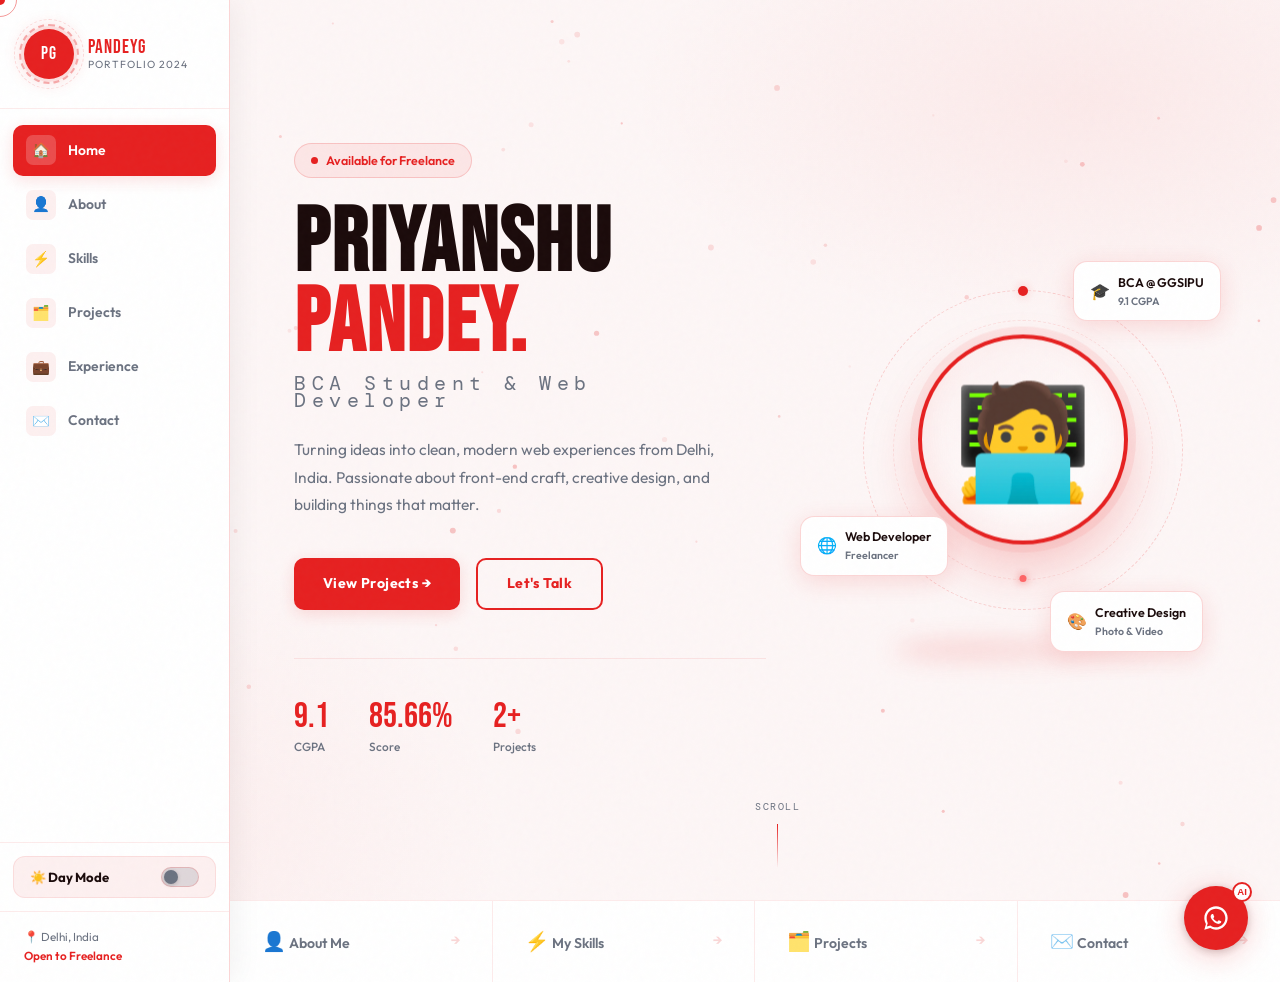
<file: index.html>
<!DOCTYPE html>
<html lang="en">
<head>
<meta charset="UTF-8">
<meta name="viewport" content="width=device-width, initial-scale=1.0">
<title>Priyanshu Pandey — Portfolio</title>
<link rel="stylesheet" href="style.css">
<style>
.hero{min-height:100vh;display:flex;align-items:center;position:relative;overflow:hidden;padding:0 4rem;}
canvas#heroCanvas{position:absolute;inset:0;width:100%;height:100%;pointer-events:none;z-index:0;}
.hero-inner{display:grid;grid-template-columns:1.1fr 0.9fr;gap:4rem;align-items:center;width:100%;position:relative;z-index:1;}
.status-pill{display:inline-flex;align-items:center;gap:0.5rem;background:var(--red-soft);border:1px solid var(--border);border-radius:100px;padding:0.38rem 1rem;font-size:0.78rem;font-weight:600;color:var(--red);margin-bottom:1.6rem;animation:fadeUp 0.7s ease both;}
.s-dot{width:7px;height:7px;border-radius:50%;background:var(--red);animation:blinkDot 2s ease-in-out infinite;}
@keyframes blinkDot{0%,100%{opacity:1;transform:scale(1)}50%{opacity:0.4;transform:scale(0.7)}}
.hero-name{font-family:'Bebas Neue',sans-serif;font-size:clamp(3.5rem,7vw,7rem);line-height:0.9;letter-spacing:2px;animation:fadeUp 0.7s 0.1s ease both;}
.hero-name .l1{display:block;color:var(--text);}
.hero-name .l2{display:block;color:var(--red);}
.hero-name .l3{display:block;font-size:0.22em;letter-spacing:0.28em;color:var(--muted);font-family:'DM Mono',monospace;font-weight:400;margin-top:0.6rem;}
.hero-desc{font-size:0.97rem;color:var(--muted);max-width:460px;margin:1.6rem 0 2.4rem;line-height:1.8;animation:fadeUp 0.7s 0.2s ease both;}
.hero-ctas{display:flex;gap:1rem;flex-wrap:wrap;animation:fadeUp 0.7s 0.3s ease both;}
.hero-stats{display:flex;gap:2.5rem;margin-top:3rem;padding-top:2.5rem;border-top:1px solid var(--border-lt);animation:fadeUp 0.7s 0.4s ease both;}
.stat-num{font-family:'Bebas Neue',sans-serif;font-size:2.2rem;color:var(--red);line-height:1;}
.stat-lbl{font-size:0.74rem;color:var(--muted);font-weight:500;margin-top:0.2rem;}
.hero-visual{display:flex;justify-content:center;align-items:center;animation:fadeUp 0.7s 0.35s ease both;}
.avatar-scene{position:relative;width:360px;height:420px;}
.avatar-platform{position:absolute;bottom:0;left:50%;transform:translateX(-50%);width:260px;height:20px;background:linear-gradient(135deg,var(--red-glow),rgba(230,32,32,0.05));border-radius:50%;filter:blur(12px);animation:shadowPulse 3s ease-in-out infinite;}
@keyframes shadowPulse{0%,100%{opacity:0.6;transform:translateX(-50%) scaleX(1)}50%{opacity:1;transform:translateX(-50%) scaleX(1.1)}}
.orbit{position:absolute;border-radius:50%;border:1px dashed;animation:orbitSpin linear infinite;top:50%;left:50%;}
.orbit-1{width:320px;height:320px;margin:-160px 0 0 -160px;border-color:rgba(230,32,32,0.18);animation-duration:20s;}
.orbit-2{width:260px;height:260px;margin:-130px 0 0 -130px;border-color:rgba(230,32,32,0.1);animation-duration:14s;animation-direction:reverse;}
@keyframes orbitSpin{to{transform:rotate(360deg)}}
.orbit-dot{position:absolute;top:-5px;left:50%;transform:translateX(-50%);width:10px;height:10px;border-radius:50%;background:var(--red);box-shadow:0 0 10px var(--red-glow);}
.orbit-dot-sm{width:7px;height:7px;background:#ff6b6b;box-shadow:0 0 8px rgba(230,32,32,0.6);top:auto;bottom:-3px;}
.avatar-3d-wrap{position:absolute;top:50%;left:50%;transform:translate(-50%,-55%);perspective:800px;z-index:5;}
.avatar-3d{width:210px;height:210px;border-radius:50%;transform-style:preserve-3d;animation:avatar3DFloat 5s ease-in-out infinite;}
@keyframes avatar3DFloat{0%,100%{transform:rotateX(8deg) rotateY(-8deg) translateY(0px);}33%{transform:rotateX(-4deg) rotateY(10deg) translateY(-18px);}66%{transform:rotateX(6deg) rotateY(4deg) translateY(-8px);}}
.avatar-face-3d{width:210px;height:210px;border-radius:50%;background:linear-gradient(145deg,var(--cream),var(--surface));border:4px solid var(--red);box-shadow:0 0 0 8px var(--red-soft),0 25px 50px var(--red-glow),inset 0 -10px 30px var(--red-soft);display:flex;align-items:center;justify-content:center;font-size:7rem;position:relative;overflow:hidden;}
.avatar-face-3d::before{content:'';position:absolute;top:-30%;left:-20%;width:60%;height:50%;background:radial-gradient(ellipse,rgba(255,255,255,0.8) 0%,transparent 70%);border-radius:50%;transform:rotate(-25deg);}
.fbadge{position:absolute;background:var(--surface);border:1.5px solid var(--border);border-radius:14px;padding:0.6rem 1rem;font-size:0.78rem;font-weight:600;color:var(--text);display:flex;align-items:center;gap:0.5rem;box-shadow:0 6px 24px var(--shadow);z-index:10;white-space:nowrap;}
.fbadge-icon{font-size:1rem;}.fbadge-sub{font-size:0.66rem;color:var(--muted);}
.fb1{top:5%;right:-5%;animation:floatA 4s ease-in-out infinite;}
.fb2{bottom:20%;left:-12%;animation:floatB 4.5s ease-in-out infinite;}
.fb3{bottom:2%;right:0%;animation:floatA 5s ease-in-out infinite 0.7s;}
@keyframes floatA{0%,100%{transform:translateY(0)}50%{transform:translateY(-10px)}}
@keyframes floatB{0%,100%{transform:translateY(0)}50%{transform:translateY(9px)}}
.scroll-cue{position:absolute;bottom:2rem;left:50%;transform:translateX(-50%);display:flex;flex-direction:column;align-items:center;gap:0.5rem;font-family:'DM Mono',monospace;font-size:0.65rem;color:var(--muted);letter-spacing:0.15em;text-transform:uppercase;animation:fadeUp 1s 0.8s ease both;}
.scroll-bar{width:1px;height:44px;background:linear-gradient(180deg,var(--red),transparent);animation:scrollPulse 2s ease-in-out infinite;}
@keyframes scrollPulse{0%,100%{opacity:1;transform:scaleY(1)}50%{opacity:0.4;transform:scaleY(0.6)}}
.quick-strip{display:grid;grid-template-columns:repeat(4,1fr);background:var(--surface);border-top:1px solid var(--border-lt);}
.q-link{display:flex;align-items:center;justify-content:space-between;padding:1.5rem 2rem;text-decoration:none;color:var(--muted);font-weight:600;font-size:0.88rem;border-right:1px solid var(--border-lt);transition:all 0.25s;gap:0.8rem;}
.q-link:last-child{border-right:none;}
.q-link:hover{color:var(--red);background:var(--red-soft);}
.q-link:hover .q-arr{transform:translateX(4px);color:var(--red);}
.q-icon{font-size:1.2rem;}.q-arr{transition:all 0.2s;color:var(--border);}
@keyframes fadeUp{from{opacity:0;transform:translateY(22px)}to{opacity:1;transform:translateY(0)}}
@media(max-width:900px){.hero{padding:5rem 1.8rem 2rem;}.hero-inner{grid-template-columns:1fr;gap:2rem;}.hero-visual{display:none;}.quick-strip{grid-template-columns:1fr 1fr;}.q-link:nth-child(2){border-right:none;}.q-link:nth-child(3),.q-link:nth-child(4){border-top:1px solid var(--border-lt);}.q-link:nth-child(4){border-right:none;}}
</style>
</head>
<body>
<div class="cursor"></div><div class="cursor-ring"></div><div class="page-bg"></div>
<aside class="sidebar">
  <div class="sidebar-logo">
    <div class="logo-circle"><span class="logo-text-inner">PG</span></div>
    <div class="logo-wordmark"><div class="logo-name">PandeyG</div><div class="logo-tagline">Portfolio 2024</div></div>
  </div>
  <ul class="nav-menu">
    <li><a href="index.html"><span class="nav-icon">🏠</span>Home</a></li>
    <li><a href="about.html"><span class="nav-icon">👤</span>About</a></li>
    <li><a href="skills.html"><span class="nav-icon">⚡</span>Skills</a></li>
    <li><a href="projects.html"><span class="nav-icon">🗂️</span>Projects</a></li>
    <li><a href="experience.html"><span class="nav-icon">💼</span>Experience</a></li>
    <li><a href="contact.html"><span class="nav-icon">✉️</span>Contact</a></li>
  </ul>
  <div class="theme-toggle-wrap">
    <button class="theme-toggle" aria-label="Toggle theme">
      <span class="toggle-label">☀️ Day Mode</span>
      <div class="toggle-track"><div class="toggle-thumb"></div></div>
    </button>
  </div>
  <div class="sidebar-footer">📍 Delhi, India<br><span>Open to Freelance</span></div>
</aside>
<button class="hamburger"><span></span><span></span><span></span></button>

<main class="main">
  <section class="hero">
    <canvas id="heroCanvas"></canvas>
    <div class="hero-inner">
      <div>
        <div class="status-pill"><span class="s-dot"></span>Available for Freelance</div>
        <h1 class="hero-name">
          <span class="l1">Priyanshu</span>
          <span class="l2">Pandey.</span>
          <span class="l3">BCA Student &amp; Web Developer</span>
        </h1>
        <p class="hero-desc">Turning ideas into clean, modern web experiences from Delhi, India. Passionate about front-end craft, creative design, and building things that matter.</p>
        <div class="hero-ctas">
          <a href="projects.html" class="btn btn-primary">View Projects →</a>
          <a href="contact.html" class="btn btn-outline">Let's Talk</a>
        </div>
        <div class="hero-stats">
          <div><div class="stat-num"><span class="count-up" data-target="9.1" data-decimals="1">0</span></div><div class="stat-lbl">CGPA</div></div>
          <div><div class="stat-num"><span class="count-up" data-target="85.66" data-decimals="2" data-suffix="%">0</span></div><div class="stat-lbl">Score</div></div>
          <div><div class="stat-num"><span class="count-up" data-target="2" data-decimals="0" data-suffix="+">0</span></div><div class="stat-lbl">Projects</div></div>
        </div>
      </div>
      <div class="hero-visual">
        <div class="avatar-scene">
          <div class="orbit orbit-1"><div class="orbit-dot"></div></div>
          <div class="orbit orbit-2"><div class="orbit-dot orbit-dot-sm"></div></div>
          <div class="avatar-3d-wrap"><div class="avatar-3d"><div class="avatar-face-3d">🧑‍💻</div></div></div>
          <div class="avatar-platform"></div>
          <div class="fbadge fb1"><span class="fbadge-icon">🎓</span><div><div>BCA @ GGSIPU</div><div class="fbadge-sub">9.1 CGPA</div></div></div>
          <div class="fbadge fb2"><span class="fbadge-icon">🌐</span><div><div>Web Developer</div><div class="fbadge-sub">Freelancer</div></div></div>
          <div class="fbadge fb3"><span class="fbadge-icon">🎨</span><div><div>Creative Design</div><div class="fbadge-sub">Photo &amp; Video</div></div></div>
        </div>
      </div>
    </div>
    <div class="scroll-cue"><span>Scroll</span><div class="scroll-bar"></div></div>
  </section>
  <div class="quick-strip">
    <a href="about.html" class="q-link reveal"><span><span class="q-icon">👤</span> About Me</span><span class="q-arr">→</span></a>
    <a href="skills.html" class="q-link reveal" data-delay="80"><span><span class="q-icon">⚡</span> My Skills</span><span class="q-arr">→</span></a>
    <a href="projects.html" class="q-link reveal" data-delay="160"><span><span class="q-icon">🗂️</span> Projects</span><span class="q-arr">→</span></a>
    <a href="contact.html" class="q-link reveal" data-delay="240"><span><span class="q-icon">✉️</span> Contact</span><span class="q-arr">→</span></a>
  </div>
</main>

<button class="chat-fab" id="chatFab">
  <svg viewBox="0 0 24 24"><path d="M12 2C6.48 2 2 6.48 2 12c0 1.85.5 3.58 1.37 5.07L2 22l5.09-1.35A9.92 9.92 0 0 0 12 22c5.52 0 10-4.48 10-10S17.52 2 12 2zm0 18c-1.66 0-3.21-.49-4.5-1.33l-.32-.2-3.02.8.82-2.96-.21-.33A7.95 7.95 0 0 1 4 12c0-4.41 3.59-8 8-8s8 3.59 8 8-3.59 8-8 8zm4.17-5.24c-.23-.12-1.35-.67-1.56-.74s-.36-.12-.51.12-.59.74-.72.9-.26.18-.49.06c-.23-.12-.97-.36-1.85-1.14-.68-.61-1.14-1.36-1.27-1.59s-.01-.35.1-.47c.1-.1.23-.26.34-.39s.15-.23.23-.38.04-.29-.02-.41-.51-1.22-.7-1.68-.37-.38-.51-.39-.28-.01-.43-.01-.39.06-.6.29-.78.76-.78 1.85.8 2.15.91 2.3c.12.15 1.58 2.41 3.82 3.38.53.23.95.37 1.27.47.54.17 1.03.15 1.41.09.43-.07 1.35-.55 1.54-1.08.19-.53.19-.99.13-1.08-.06-.1-.22-.16-.46-.28z"/></svg>
  <div class="fab-badge">AI</div>
</button>
<div class="chat-window" id="chatWindow">
  <div class="chat-header">
    <div class="chat-av">🤖</div>
    <div class="chat-hinfo">
      <div class="chat-hname">PandeyG Bot ✨</div>
      <div class="chat-hstatus">Online — Always here for you!</div>
    </div>
    <button class="chat-close" id="chatClose">✕</button>
  </div>
  <div class="chat-messages" id="chatMessages"></div>
  <div class="quick-replies" id="quickReplies"></div>
  <div class="chat-input-row">
    <input type="text" class="chat-input" id="chatInputField" placeholder="Ask me anything about Priyanshu... 😊" maxlength="200">
    <button class="chat-send" id="chatSendBtn">
      <svg viewBox="0 0 24 24"><path d="M2.01 21L23 12 2.01 3 2 10l15 2-15 2z"/></svg>
    </button>
  </div>
</div>
<script src="script.js"></script>
</body>
</html>
</file>
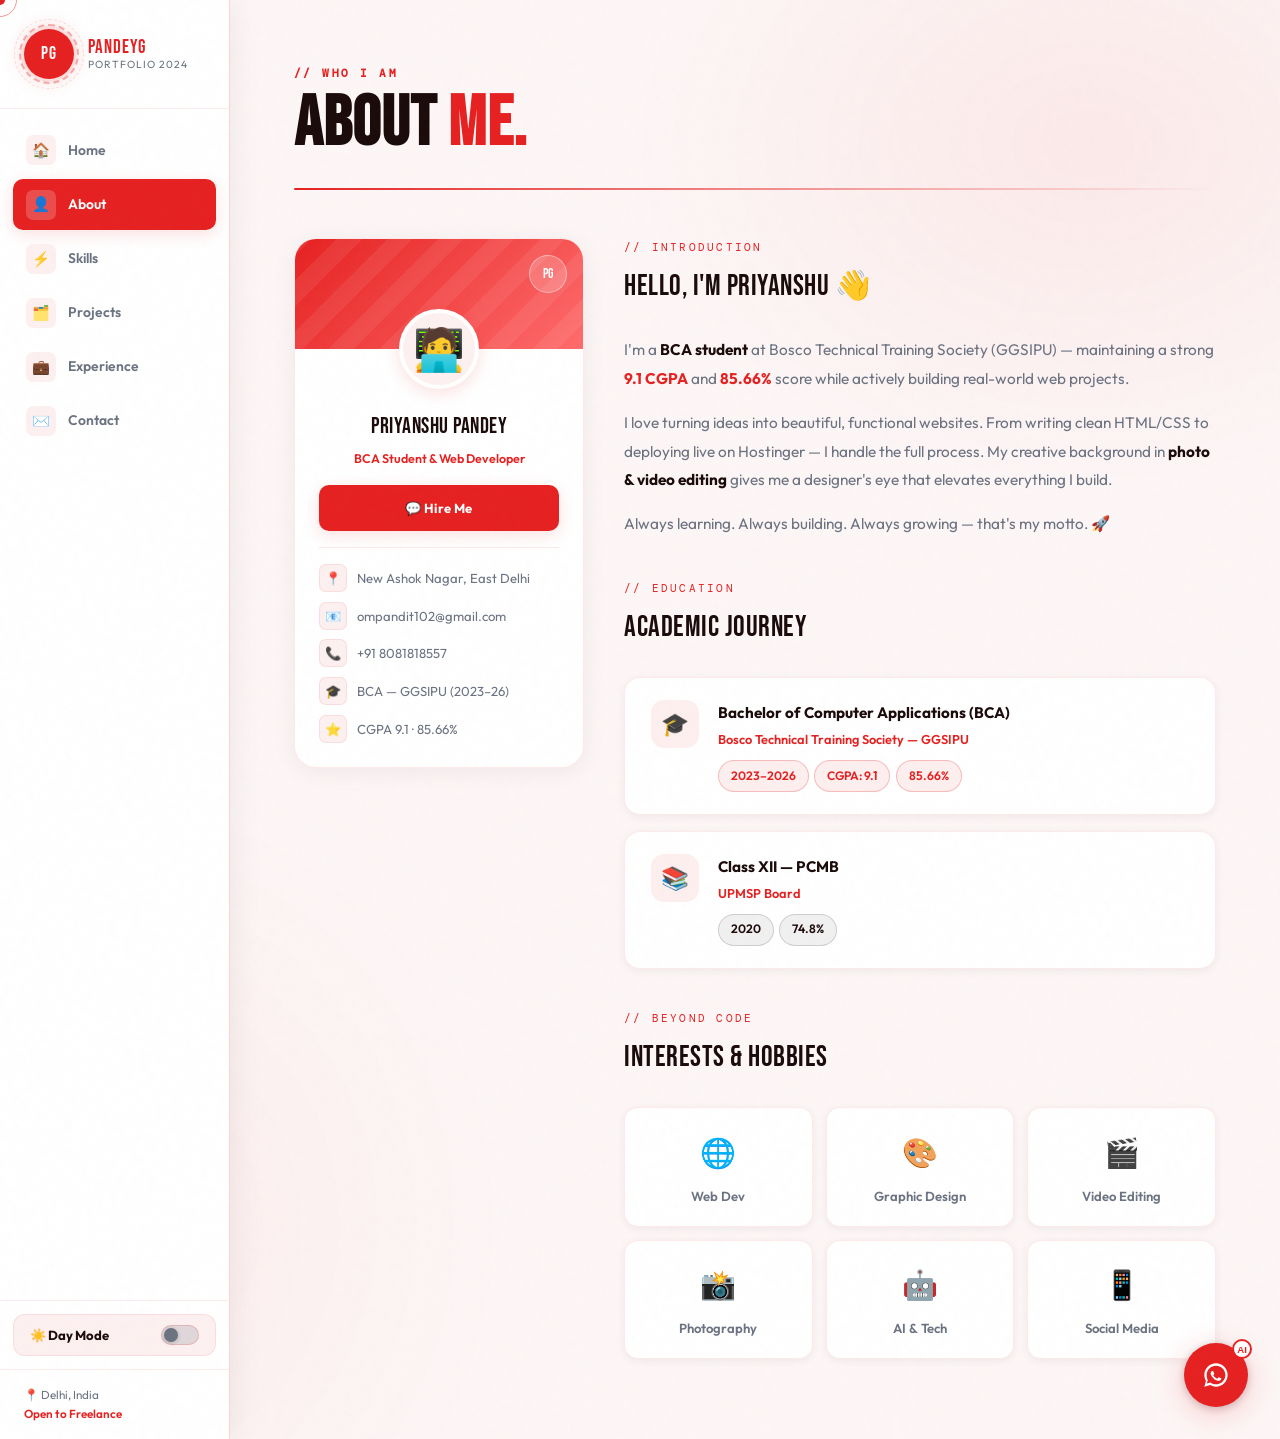
<file: about.html>
<!DOCTYPE html>
<html lang="en">
<head>
<meta charset="UTF-8">
<meta name="viewport" content="width=device-width, initial-scale=1.0">
<title>About — Priyanshu Pandey</title>
<link rel="stylesheet" href="style.css">
<style>
.about-layout{display:grid;grid-template-columns:290px 1fr;gap:2.5rem;align-items:start;}
.profile-card{background:var(--card);border:1px solid var(--border-lt);border-radius:22px;overflow:hidden;position:sticky;top:1.5rem;box-shadow:0 4px 24px var(--shadow2);}
.profile-banner{height:110px;background:linear-gradient(135deg,var(--red),#ff6b6b);position:relative;overflow:hidden;}
.profile-banner::before{content:'';position:absolute;inset:0;background:repeating-linear-gradient(-45deg,transparent,transparent 18px,rgba(255,255,255,0.07) 18px,rgba(255,255,255,0.07) 36px);}
.banner-logo{position:absolute;top:1rem;right:1rem;width:38px;height:38px;border-radius:50%;background:rgba(255,255,255,0.2);border:1.5px solid rgba(255,255,255,0.4);display:flex;align-items:center;justify-content:center;font-family:'Bebas Neue',sans-serif;font-size:0.9rem;color:#fff;animation:logoPulse 4s ease-in-out infinite;}
.profile-avatar{width:80px;height:80px;border-radius:50%;background:var(--cream);border:4px solid var(--surface);display:flex;align-items:center;justify-content:center;font-size:2.6rem;margin:-40px auto 0;position:relative;z-index:2;box-shadow:0 4px 16px var(--shadow);animation:avFloat 4s ease-in-out infinite;}
@keyframes avFloat{0%,100%{transform:translateY(0)}50%{transform:translateY(-5px)}}
.profile-body{padding:0.8rem 1.5rem 1.5rem;text-align:center;}
.profile-name{font-family:'Bebas Neue',sans-serif;font-size:1.4rem;letter-spacing:0.5px;color:var(--text);margin:0.4rem 0 0.1rem;}
.profile-role{font-size:0.78rem;color:var(--red);font-weight:600;margin-bottom:1rem;}
.p-divider{height:1px;background:var(--border-lt);margin:1rem 0;}
.info-list{display:flex;flex-direction:column;gap:0.6rem;text-align:left;}
.info-row{display:flex;align-items:center;gap:0.6rem;font-size:0.82rem;color:var(--muted);}
.info-ico{width:28px;height:28px;border-radius:7px;background:var(--cream);border:1px solid var(--border-lt);display:flex;align-items:center;justify-content:center;font-size:0.82rem;flex-shrink:0;}
.info-row a{color:var(--muted);text-decoration:none;transition:color 0.2s;}
.info-row a:hover{color:var(--red);}
.about-body{display:flex;flex-direction:column;gap:2.5rem;}
.intro-text{color:var(--muted);font-size:0.96rem;line-height:1.85;}
.intro-text p+p{margin-top:1rem;}
.intro-text strong{color:var(--text);font-weight:700;}
.intro-text .red{color:var(--red);font-weight:700;}
.edu-list{display:flex;flex-direction:column;gap:1rem;}
.edu-card{background:var(--card);border:1px solid var(--border-lt);border-radius:16px;padding:1.4rem 1.6rem;display:flex;gap:1.2rem;align-items:flex-start;transition:all 0.25s;box-shadow:0 2px 10px var(--shadow2);}
.edu-card:hover{border-color:var(--border);transform:translateX(6px);box-shadow:0 6px 24px var(--shadow);}
.edu-ico{width:48px;height:48px;border-radius:13px;background:var(--red-soft);display:flex;align-items:center;justify-content:center;font-size:1.4rem;flex-shrink:0;}
.edu-degree{font-weight:700;font-size:0.95rem;margin-bottom:0.15rem;color:var(--text);}
.edu-inst{font-size:0.8rem;color:var(--red);font-weight:600;margin-bottom:0.6rem;}
.edu-chips{display:flex;flex-wrap:wrap;gap:0.35rem;}
.interest-grid{display:grid;grid-template-columns:repeat(3,1fr);gap:0.8rem;}
.interest-tile{background:var(--card);border:1px solid var(--border-lt);border-radius:14px;padding:1.2rem 1rem;text-align:center;transition:all 0.25s;font-size:0.82rem;font-weight:600;color:var(--muted);box-shadow:0 2px 8px var(--shadow2);}
.interest-tile:hover{border-color:var(--border);color:var(--red);transform:translateY(-4px);box-shadow:0 8px 24px var(--shadow);}
.interest-tile .ico{font-size:1.8rem;display:block;margin-bottom:0.5rem;}
@media(max-width:900px){.about-layout{grid-template-columns:1fr;}.profile-card{position:static;}.interest-grid{grid-template-columns:1fr 1fr;}}
</style>
</head>
<body>
<div class="cursor"></div><div class="cursor-ring"></div><div class="page-bg"></div>
<aside class="sidebar">
  <div class="sidebar-logo">
    <div class="logo-circle"><span class="logo-text-inner">PG</span></div>
    <div class="logo-wordmark"><div class="logo-name">PandeyG</div><div class="logo-tagline">Portfolio 2024</div></div>
  </div>
  <ul class="nav-menu">
    <li><a href="index.html"><span class="nav-icon">🏠</span>Home</a></li>
    <li><a href="about.html"><span class="nav-icon">👤</span>About</a></li>
    <li><a href="skills.html"><span class="nav-icon">⚡</span>Skills</a></li>
    <li><a href="projects.html"><span class="nav-icon">🗂️</span>Projects</a></li>
    <li><a href="experience.html"><span class="nav-icon">💼</span>Experience</a></li>
    <li><a href="contact.html"><span class="nav-icon">✉️</span>Contact</a></li>
  </ul>
  <div class="theme-toggle-wrap">
    <button class="theme-toggle" aria-label="Toggle theme">
      <span class="toggle-label">☀️ Day Mode</span>
      <div class="toggle-track"><div class="toggle-thumb"></div></div>
    </button>
  </div>
  <div class="sidebar-footer">📍 Delhi, India<br><span>Open to Freelance</span></div>
</aside>
<button class="hamburger"><span></span><span></span><span></span></button>
<main class="main">
  <div class="page-header">
    <div class="page-eyebrow">// Who I Am</div>
    <h1 class="page-title">About <span class="accent">Me.</span></h1>
  </div>
  <div class="content">
    <div class="about-layout">
      <div class="reveal-left">
        <div class="profile-card">
          <div class="profile-banner"><div class="banner-logo">PG</div></div>
          <div class="profile-avatar">🧑‍💻</div>
          <div class="profile-body">
            <div class="profile-name">Priyanshu Pandey</div>
            <div class="profile-role">BCA Student &amp; Web Developer</div>
            <a href="contact.html" class="btn btn-primary" style="width:100%;justify-content:center;font-size:0.82rem;">💬 Hire Me</a>
            <div class="p-divider"></div>
            <div class="info-list">
              <div class="info-row"><span class="info-ico">📍</span>New Ashok Nagar, East Delhi</div>
              <div class="info-row"><span class="info-ico">📧</span><a href="mailto:ompandit102@gmail.com">ompandit102@gmail.com</a></div>
              <div class="info-row"><span class="info-ico">📞</span><a href="tel:+918081818557">+91 8081818557</a></div>
              <div class="info-row"><span class="info-ico">🎓</span>BCA — GGSIPU (2023–26)</div>
              <div class="info-row"><span class="info-ico">⭐</span>CGPA 9.1 · 85.66%</div>
            </div>
          </div>
        </div>
      </div>
      <div class="about-body">
        <div class="reveal">
          <div class="s-label">// Introduction</div>
          <div class="s-title">Hello, I'm Priyanshu 👋</div>
          <div class="intro-text">
            <p>I'm a <strong>BCA student</strong> at Bosco Technical Training Society (GGSIPU) — maintaining a strong <span class="red">9.1 CGPA</span> and <span class="red">85.66%</span> score while actively building real-world web projects.</p>
            <p>I love turning ideas into beautiful, functional websites. From writing clean HTML/CSS to deploying live on Hostinger — I handle the full process. My creative background in <strong>photo &amp; video editing</strong> gives me a designer's eye that elevates everything I build.</p>
            <p>Always learning. Always building. Always growing — that's my motto. 🚀</p>
          </div>
        </div>
        <div class="reveal" data-delay="80">
          <div class="s-label">// Education</div>
          <div class="s-title">Academic Journey</div>
          <div class="edu-list">
            <div class="edu-card"><div class="edu-ico">🎓</div><div><div class="edu-degree">Bachelor of Computer Applications (BCA)</div><div class="edu-inst">Bosco Technical Training Society — GGSIPU</div><div class="edu-chips"><span class="chip chip-red">2023–2026</span><span class="chip chip-red">CGPA: 9.1</span><span class="chip chip-red">85.66%</span></div></div></div>
            <div class="edu-card"><div class="edu-ico">📚</div><div><div class="edu-degree">Class XII — PCMB</div><div class="edu-inst">UPMSP Board</div><div class="edu-chips"><span class="chip chip-dark">2020</span><span class="chip chip-dark">74.8%</span></div></div></div>
          </div>
        </div>
        <div class="reveal" data-delay="160">
          <div class="s-label">// Beyond Code</div>
          <div class="s-title">Interests &amp; Hobbies</div>
          <div class="interest-grid">
            <div class="interest-tile"><span class="ico">🌐</span>Web Dev</div>
            <div class="interest-tile"><span class="ico">🎨</span>Graphic Design</div>
            <div class="interest-tile"><span class="ico">🎬</span>Video Editing</div>
            <div class="interest-tile"><span class="ico">📸</span>Photography</div>
            <div class="interest-tile"><span class="ico">🤖</span>AI &amp; Tech</div>
            <div class="interest-tile"><span class="ico">📱</span>Social Media</div>
          </div>
        </div>
      </div>
    </div>
  </div>
</main>
<button class="chat-fab" id="chatFab">
  <svg viewBox="0 0 24 24"><path d="M12 2C6.48 2 2 6.48 2 12c0 1.85.5 3.58 1.37 5.07L2 22l5.09-1.35A9.92 9.92 0 0 0 12 22c5.52 0 10-4.48 10-10S17.52 2 12 2zm0 18c-1.66 0-3.21-.49-4.5-1.33l-.32-.2-3.02.8.82-2.96-.21-.33A7.95 7.95 0 0 1 4 12c0-4.41 3.59-8 8-8s8 3.59 8 8-3.59 8-8 8zm4.17-5.24c-.23-.12-1.35-.67-1.56-.74s-.36-.12-.51.12-.59.74-.72.9-.26.18-.49.06c-.23-.12-.97-.36-1.85-1.14-.68-.61-1.14-1.36-1.27-1.59s-.01-.35.1-.47c.1-.1.23-.26.34-.39s.15-.23.23-.38.04-.29-.02-.41-.51-1.22-.7-1.68-.37-.38-.51-.39-.28-.01-.43-.01-.39.06-.6.29-.78.76-.78 1.85.8 2.15.91 2.3c.12.15 1.58 2.41 3.82 3.38.53.23.95.37 1.27.47.54.17 1.03.15 1.41.09.43-.07 1.35-.55 1.54-1.08.19-.53.19-.99.13-1.08-.06-.1-.22-.16-.46-.28z"/></svg>
  <div class="fab-badge">AI</div>
</button>
<div class="chat-window" id="chatWindow">
  <div class="chat-header">
    <div class="chat-av">🤖</div>
    <div class="chat-hinfo">
      <div class="chat-hname">PandeyG Bot ✨</div>
      <div class="chat-hstatus">Online — Always here for you!</div>
    </div>
    <button class="chat-close" id="chatClose">✕</button>
  </div>
  <div class="chat-messages" id="chatMessages"></div>
  <div class="quick-replies" id="quickReplies"></div>
  <div class="chat-input-row">
    <input type="text" class="chat-input" id="chatInputField" placeholder="Ask me anything about Priyanshu... 😊" maxlength="200">
    <button class="chat-send" id="chatSendBtn">
      <svg viewBox="0 0 24 24"><path d="M2.01 21L23 12 2.01 3 2 10l15 2-15 2z"/></svg>
    </button>
  </div>
</div>
<script src="script.js"></script>
</body>
</html>
</file>
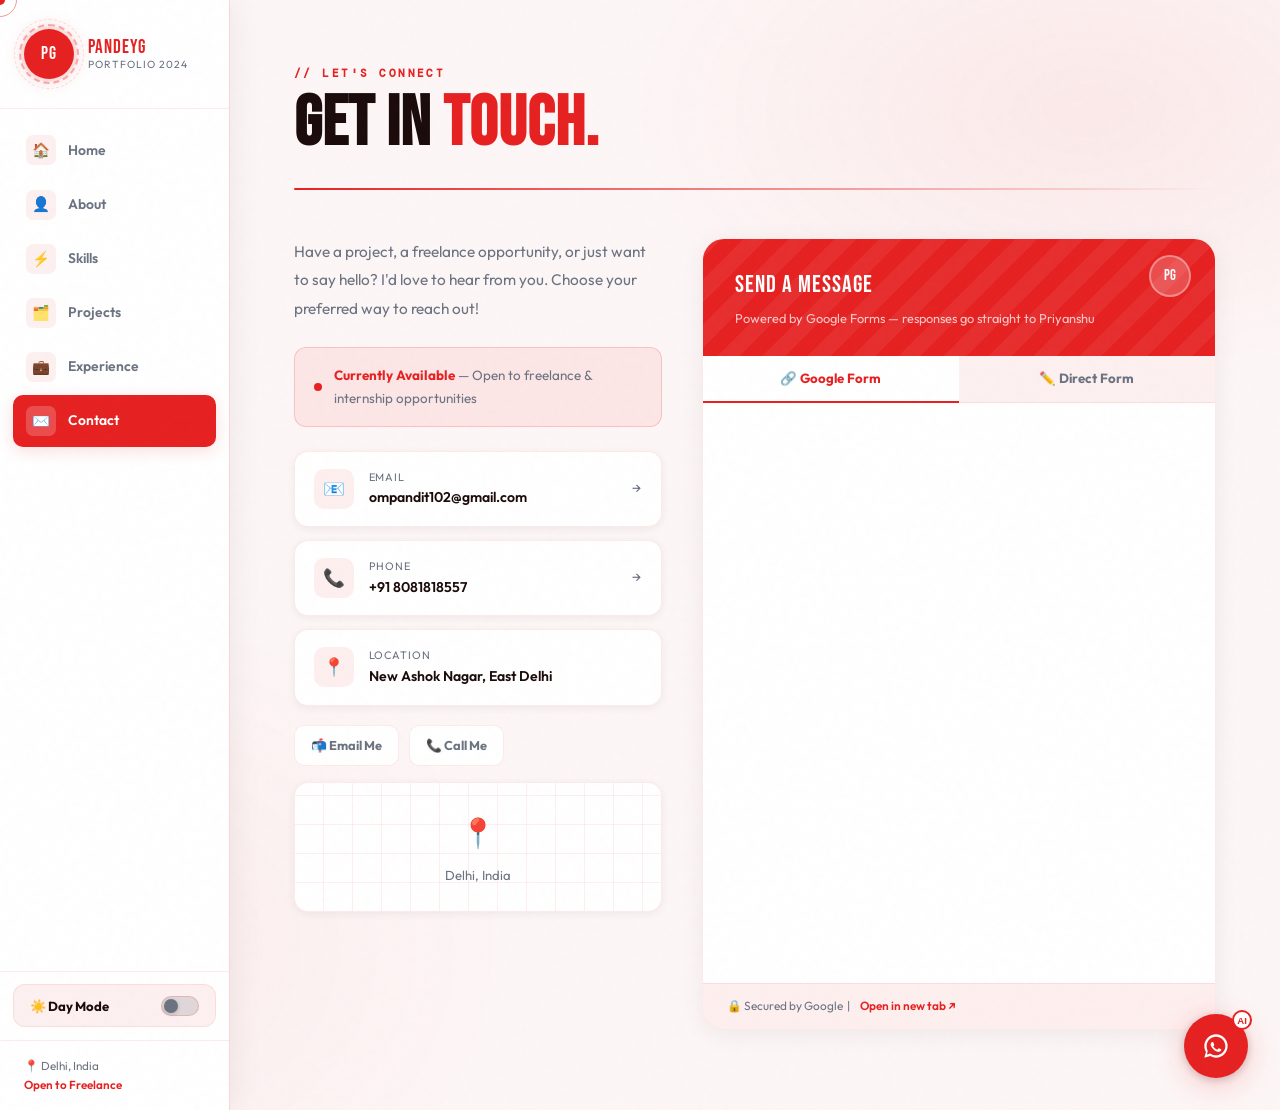
<file: contact.html>
<!DOCTYPE html>
<html lang="en">
<head>
<meta charset="UTF-8">
<meta name="viewport" content="width=device-width, initial-scale=1.0">
<title>Contact — Priyanshu Pandey</title>
<link rel="stylesheet" href="style.css">
<style>
.contact-layout{display:grid;grid-template-columns:1fr 1.4fr;gap:2.5rem;align-items:start;}
.contact-intro{font-size:0.96rem;color:var(--muted);line-height:1.85;margin-bottom:1.5rem;}
.avail-bar{display:flex;align-items:center;gap:0.75rem;background:var(--red-soft);border:1px solid var(--border);border-radius:12px;padding:1rem 1.2rem;margin-bottom:1.5rem;font-size:0.84rem;}
.avail-dot{width:8px;height:8px;border-radius:50%;background:var(--red);flex-shrink:0;animation:blinkDot 2s ease-in-out infinite;}
@keyframes blinkDot{0%,100%{opacity:1}50%{opacity:0.3}}
.avail-text{color:var(--muted);}.avail-text strong{color:var(--red);}
.c-cards{display:flex;flex-direction:column;gap:0.8rem;}
.c-card{display:flex;align-items:center;gap:0.9rem;padding:1rem 1.2rem;background:var(--card);border:1px solid var(--border-lt);border-radius:14px;text-decoration:none;color:var(--text);font-size:0.87rem;transition:all 0.25s;box-shadow:0 2px 8px var(--shadow2);}
.c-card:hover{border-color:var(--border);transform:translateX(6px);box-shadow:0 6px 20px var(--shadow);}
.c-ico{width:40px;height:40px;border-radius:10px;background:var(--red-soft);display:flex;align-items:center;justify-content:center;font-size:1.1rem;flex-shrink:0;}
.c-lbl{font-size:0.68rem;color:var(--muted);text-transform:uppercase;letter-spacing:0.08em;}
.c-val{font-weight:600;font-size:0.88rem;color:var(--text);}
.c-arr{margin-left:auto;color:var(--muted);transition:all 0.2s;}
.c-card:hover .c-arr{color:var(--red);transform:translateX(3px);}
.map-box{margin-top:1rem;background:var(--card);border:1px solid var(--border-lt);border-radius:14px;height:130px;display:flex;align-items:center;justify-content:center;flex-direction:column;gap:0.4rem;font-size:0.82rem;color:var(--muted);position:relative;overflow:hidden;box-shadow:0 2px 8px var(--shadow2);}
.map-box::before{content:'';position:absolute;inset:0;background:repeating-linear-gradient(0deg,transparent,transparent 28px,var(--red-soft) 28px,var(--red-soft) 29px),repeating-linear-gradient(90deg,transparent,transparent 28px,var(--red-soft) 28px,var(--red-soft) 29px);}
.map-pin{font-size:1.8rem;position:relative;z-index:1;animation:pinBounce 2.5s ease-in-out infinite;}
@keyframes pinBounce{0%,100%{transform:translateY(0)}50%{transform:translateY(-6px)}}
.gform-wrap{background:var(--card);border:1px solid var(--border-lt);border-radius:22px;overflow:hidden;box-shadow:0 4px 24px var(--shadow2);position:relative;}
.gform-top{background:var(--red);padding:1.6rem 2rem;position:relative;overflow:hidden;}
.gform-top::before{content:'';position:absolute;inset:0;background:repeating-linear-gradient(-45deg,transparent,transparent 16px,rgba(255,255,255,0.06) 16px,rgba(255,255,255,0.06) 32px);}
.gform-logo{position:absolute;top:1rem;right:1.5rem;width:42px;height:42px;border-radius:50%;background:rgba(255,255,255,0.2);border:2px solid rgba(255,255,255,0.35);display:flex;align-items:center;justify-content:center;font-family:'Bebas Neue',sans-serif;font-size:0.95rem;color:#fff;animation:logoPulse 4s ease-in-out infinite;}
.gform-title{font-family:'Bebas Neue',sans-serif;font-size:1.5rem;letter-spacing:1px;color:#fff;position:relative;z-index:1;}
.gform-sub{font-size:0.8rem;color:rgba(255,255,255,0.75);margin-top:0.2rem;position:relative;z-index:1;}
.form-tabs{display:flex;border-bottom:1px solid var(--border-lt);background:var(--cream);}
.tab-btn{flex:1;padding:0.9rem;font-size:0.83rem;font-weight:700;font-family:'Outfit',sans-serif;color:var(--muted);border:none;background:transparent;cursor:pointer;transition:all 0.25s;border-bottom:2px solid transparent;margin-bottom:-1px;}
.tab-btn.active{color:var(--red);border-bottom-color:var(--red);background:var(--card);}
.tab-btn:hover:not(.active){color:var(--text);background:var(--red-soft);}
.tab-content{display:none;}.tab-content.active{display:block;}
.gform-iframe{width:100%;height:580px;border:none;display:block;}
.gform-note{padding:0.8rem 1.5rem;background:var(--red-soft);border-top:1px solid var(--border-lt);font-size:0.74rem;color:var(--muted);display:flex;align-items:center;gap:0.5rem;}
.direct-form{padding:1.5rem 2rem;}
.direct-form p.note{font-size:0.82rem;color:var(--muted);background:var(--red-soft);border:1px solid var(--border);border-radius:10px;padding:0.9rem 1rem;margin-bottom:1.2rem;line-height:1.65;}
.direct-form p.note strong{color:var(--red);}
.form-group{display:flex;flex-direction:column;gap:0.4rem;margin-bottom:1rem;}
label{font-size:0.75rem;font-weight:700;color:var(--muted);letter-spacing:0.06em;text-transform:uppercase;}
.form-row2{display:grid;grid-template-columns:1fr 1fr;gap:1rem;}
.submit-row{display:flex;align-items:center;justify-content:space-between;gap:1rem;margin-top:0.5rem;}
.submit-note{font-size:0.74rem;color:var(--muted);}
.success-box{display:none;text-align:center;padding:3rem 2rem;}
.success-box.show{display:block;}
.succ-icon{font-size:3rem;animation:popIn 0.5s cubic-bezier(0.175,0.885,0.32,1.275) both;}
@keyframes popIn{from{transform:scale(0);opacity:0}to{transform:scale(1);opacity:1}}
.succ-title{font-family:'Bebas Neue',sans-serif;font-size:1.5rem;margin:0.8rem 0 0.4rem;color:var(--red);}
.succ-text{font-size:0.86rem;color:var(--muted);}
.soc-row{display:flex;gap:0.6rem;margin-top:1.2rem;flex-wrap:wrap;}
.soc-btn{display:inline-flex;align-items:center;gap:0.5rem;padding:0.55rem 1rem;border-radius:10px;font-size:0.8rem;font-weight:700;text-decoration:none;border:1.5px solid var(--border-lt);color:var(--muted);background:var(--card);transition:all 0.22s;}
.soc-btn:hover{border-color:var(--red);color:var(--red);transform:translateY(-2px);}
@media(max-width:900px){.contact-layout{grid-template-columns:1fr;}.form-row2{grid-template-columns:1fr;}}
</style>
</head>
<body>
<div class="cursor"></div><div class="cursor-ring"></div><div class="page-bg"></div>
<aside class="sidebar">
  <div class="sidebar-logo">
    <div class="logo-circle"><span class="logo-text-inner">PG</span></div>
    <div class="logo-wordmark"><div class="logo-name">PandeyG</div><div class="logo-tagline">Portfolio 2024</div></div>
  </div>
  <ul class="nav-menu">
    <li><a href="index.html"><span class="nav-icon">🏠</span>Home</a></li>
    <li><a href="about.html"><span class="nav-icon">👤</span>About</a></li>
    <li><a href="skills.html"><span class="nav-icon">⚡</span>Skills</a></li>
    <li><a href="projects.html"><span class="nav-icon">🗂️</span>Projects</a></li>
    <li><a href="experience.html"><span class="nav-icon">💼</span>Experience</a></li>
    <li><a href="contact.html"><span class="nav-icon">✉️</span>Contact</a></li>
  </ul>
  <div class="theme-toggle-wrap">
    <button class="theme-toggle" aria-label="Toggle theme">
      <span class="toggle-label">☀️ Day Mode</span>
      <div class="toggle-track"><div class="toggle-thumb"></div></div>
    </button>
  </div>
  <div class="sidebar-footer">📍 Delhi, India<br><span>Open to Freelance</span></div>
</aside>
<button class="hamburger"><span></span><span></span><span></span></button>
<main class="main">
  <div class="page-header">
    <div class="page-eyebrow">// Let's Connect</div>
    <h1 class="page-title">Get In <span class="accent">Touch.</span></h1>
  </div>
  <div class="content">
    <div class="contact-layout">
      <div>
        <p class="contact-intro reveal">Have a project, a freelance opportunity, or just want to say hello? I'd love to hear from you. Choose your preferred way to reach out!</p>
        <div class="avail-bar reveal"><div class="avail-dot"></div><div class="avail-text"><strong>Currently Available</strong> — Open to freelance &amp; internship opportunities</div></div>
        <div class="c-cards">
          <a href="mailto:ompandit102@gmail.com" class="c-card reveal"><div class="c-ico">📧</div><div><div class="c-lbl">Email</div><div class="c-val">ompandit102@gmail.com</div></div><span class="c-arr">→</span></a>
          <a href="tel:+918081818557" class="c-card reveal" data-delay="60"><div class="c-ico">📞</div><div><div class="c-lbl">Phone</div><div class="c-val">+91 8081818557</div></div><span class="c-arr">→</span></a>
          <div class="c-card reveal" data-delay="120" style="cursor:default;"><div class="c-ico">📍</div><div><div class="c-lbl">Location</div><div class="c-val">New Ashok Nagar, East Delhi</div></div></div>
        </div>
        <div class="soc-row reveal" data-delay="180">
          <a href="mailto:ompandit102@gmail.com" class="soc-btn">📬 Email Me</a>
          <a href="tel:+918081818557" class="soc-btn">📞 Call Me</a>
        </div>
        <div class="map-box reveal" data-delay="240"><span class="map-pin">📍</span><span>Delhi, India</span></div>
      </div>
      <div class="reveal-right">
        <div class="gform-wrap">
          <div class="gform-top">
            <div class="gform-logo">PG</div>
            <div class="gform-title">Send a Message</div>
            <div class="gform-sub">Powered by Google Forms — responses go straight to Priyanshu</div>
          </div>
          <div class="form-tabs">
            <button class="tab-btn active" onclick="switchTab('google',this)">🔗 Google Form</button>
            <button class="tab-btn" onclick="switchTab('direct',this)">✏️ Direct Form</button>
          </div>
          <div class="tab-content active" id="tab-google">
            <iframe class="gform-iframe"
              src="https://docs.google.com/forms/d/e/1FAIpQLSdOQb9RNq27nYqcUyCeVlGh5drzM630dtwayo61RXqXuo5RXg/viewform?embedded=true"
              frameborder="0" marginheight="0" marginwidth="0" title="Contact Form" loading="lazy">
              Loading Google Form...
            </iframe>
            <div class="gform-note">🔒 Secured by Google &nbsp;|&nbsp;
              <a href="https://docs.google.com/forms/d/e/YOUR_GOOGLE_FORM_ID/viewform" target="_blank" style="color:var(--red);font-weight:600;text-decoration:none;">Open in new tab ↗</a>
            </div>
          </div>
          <div class="tab-content" id="tab-direct">
            <div class="direct-form">
              <p class="note"><strong>📌 Setup:</strong> Replace <code>YOUR_GOOGLE_FORM_ID</code> above with your actual Google Form ID. Until then, use this form — it pre-fills your email client!</p>
              <div id="directFormContent">
                <div class="form-row2">
                  <div class="form-group"><label>First Name</label><input type="text" id="fn" placeholder="Rahul" required></div>
                  <div class="form-group"><label>Last Name</label><input type="text" id="ln" placeholder="Sharma"></div>
                </div>
                <div class="form-group"><label>Email Address</label><input type="email" id="em" placeholder="rahul@example.com" required></div>
                <div class="form-group"><label>Subject</label>
                  <select id="subj"><option>Freelance Web Project</option><option>Collaboration</option><option>Internship Opportunity</option><option>Feedback</option><option>Just Saying Hello</option><option>Other</option></select>
                </div>
                <div class="form-group"><label>Message</label><textarea id="msg" placeholder="Tell me about your project or opportunity..." required></textarea></div>
                <div class="submit-row"><span class="submit-note">🔒 Opens your email client</span><button class="btn btn-primary" onclick="sendEmail()">Send Message →</button></div>
              </div>
              <div class="success-box" id="successBox">
                <div class="succ-icon">✅</div>
                <div class="succ-title">Email Ready!</div>
                <div class="succ-text">Your email client opened with the message pre-filled. Just hit send!</div>
                <button class="btn btn-outline" onclick="resetDirect()" style="margin-top:1rem;">Send Another</button>
              </div>
            </div>
          </div>
        </div>
      </div>
    </div>
  </div>
  <script>
  function switchTab(id,btn){
    document.querySelectorAll('.tab-btn').forEach(b=>b.classList.remove('active'));
    document.querySelectorAll('.tab-content').forEach(c=>c.classList.remove('active'));
    btn.classList.add('active');
    document.getElementById('tab-'+id).classList.add('active');
  }
  function sendEmail(){
    const fn=document.getElementById('fn').value.trim(),ln=document.getElementById('ln').value.trim(),em=document.getElementById('em').value.trim(),subj=document.getElementById('subj').value,msg=document.getElementById('msg').value.trim();
    if(!fn||!em||!msg){alert('Please fill in your name, email, and message.');return;}
    const name=fn+' '+ln,subject=encodeURIComponent('[Portfolio] '+subj+' — from '+name),body=encodeURIComponent('Hi Priyanshu,\n\n'+msg+'\n\nBest,\n'+name+'\n'+em);
    window.location.href='mailto:ompandit102@gmail.com?subject='+subject+'&body='+body;
    document.getElementById('directFormContent').style.display='none';
    document.getElementById('successBox').classList.add('show');
  }
  function resetDirect(){
    document.getElementById('successBox').classList.remove('show');
    document.getElementById('directFormContent').style.display='block';
    ['fn','ln','em','msg'].forEach(id=>document.getElementById(id).value='');
  }
  </script>
</main>
<button class="chat-fab" id="chatFab">
  <svg viewBox="0 0 24 24"><path d="M12 2C6.48 2 2 6.48 2 12c0 1.85.5 3.58 1.37 5.07L2 22l5.09-1.35A9.92 9.92 0 0 0 12 22c5.52 0 10-4.48 10-10S17.52 2 12 2zm0 18c-1.66 0-3.21-.49-4.5-1.33l-.32-.2-3.02.8.82-2.96-.21-.33A7.95 7.95 0 0 1 4 12c0-4.41 3.59-8 8-8s8 3.59 8 8-3.59 8-8 8zm4.17-5.24c-.23-.12-1.35-.67-1.56-.74s-.36-.12-.51.12-.59.74-.72.9-.26.18-.49.06c-.23-.12-.97-.36-1.85-1.14-.68-.61-1.14-1.36-1.27-1.59s-.01-.35.1-.47c.1-.1.23-.26.34-.39s.15-.23.23-.38.04-.29-.02-.41-.51-1.22-.7-1.68-.37-.38-.51-.39-.28-.01-.43-.01-.39.06-.6.29-.78.76-.78 1.85.8 2.15.91 2.3c.12.15 1.58 2.41 3.82 3.38.53.23.95.37 1.27.47.54.17 1.03.15 1.41.09.43-.07 1.35-.55 1.54-1.08.19-.53.19-.99.13-1.08-.06-.1-.22-.16-.46-.28z"/></svg>
  <div class="fab-badge">AI</div>
</button>
<div class="chat-window" id="chatWindow">
  <div class="chat-header">
    <div class="chat-av">🤖</div>
    <div class="chat-hinfo">
      <div class="chat-hname">PandeyG Bot ✨</div>
      <div class="chat-hstatus">Online — Always here for you!</div>
    </div>
    <button class="chat-close" id="chatClose">✕</button>
  </div>
  <div class="chat-messages" id="chatMessages"></div>
  <div class="quick-replies" id="quickReplies"></div>
  <div class="chat-input-row">
    <input type="text" class="chat-input" id="chatInputField" placeholder="Ask me anything about Priyanshu... 😊" maxlength="200">
    <button class="chat-send" id="chatSendBtn">
      <svg viewBox="0 0 24 24"><path d="M2.01 21L23 12 2.01 3 2 10l15 2-15 2z"/></svg>
    </button>
  </div>
</div>
<script src="script.js"></script>
</body>
</html>
</file>
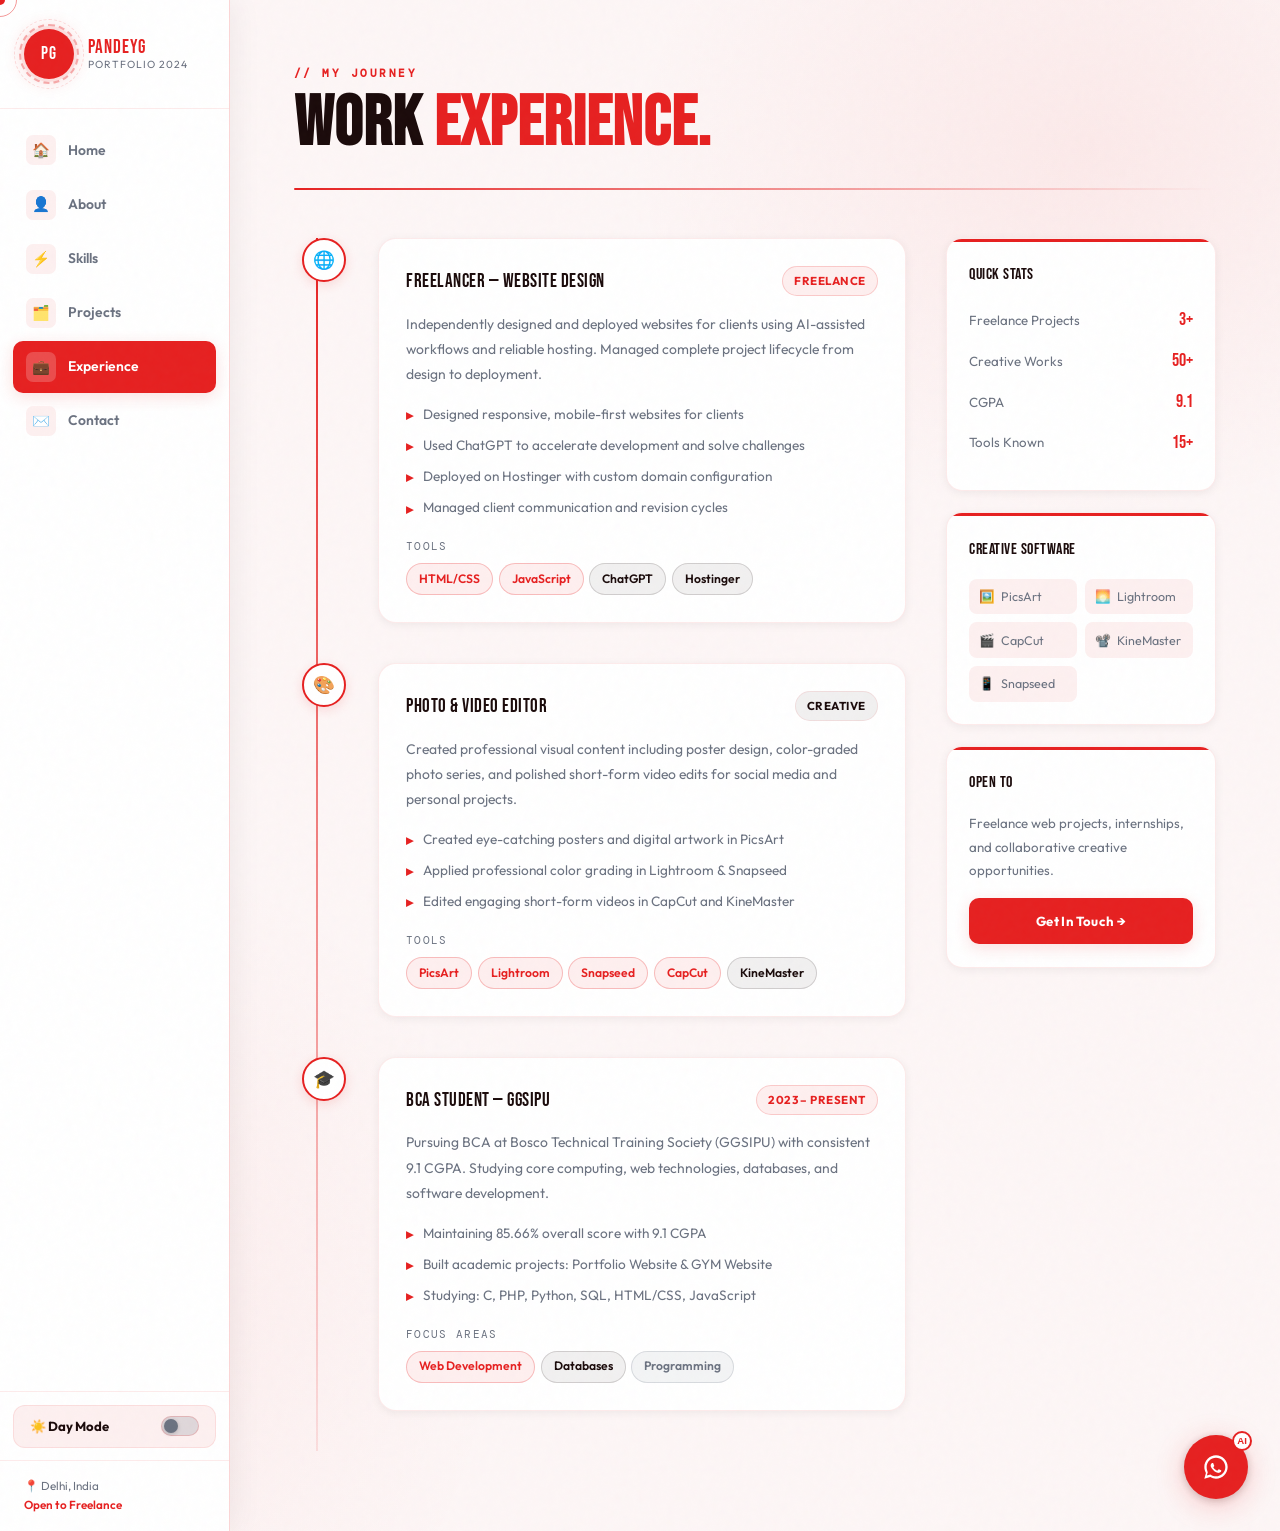
<file: experience.html>
<!DOCTYPE html>
<html lang="en">
<head>
<meta charset="UTF-8">
<meta name="viewport" content="width=device-width, initial-scale=1.0">
<title>Experience — Priyanshu Pandey</title>
<link rel="stylesheet" href="style.css">
<style>
.exp-layout{display:grid;grid-template-columns:1fr 270px;gap:2.5rem;align-items:start;}
.timeline{position:relative;}
.timeline::before{content:'';position:absolute;left:22px;top:0;bottom:0;width:2px;background:linear-gradient(180deg,var(--red),rgba(230,32,32,0.1));}
.tl-entry{display:flex;gap:2rem;margin-bottom:2.5rem;position:relative;padding-left:0.5rem;}
.tl-dot-wrap{flex-shrink:0;position:relative;z-index:1;}
.tl-dot{width:44px;height:44px;border-radius:50%;background:var(--card);border:2px solid var(--red);display:flex;align-items:center;justify-content:center;font-size:1.1rem;box-shadow:0 3px 12px var(--shadow);transition:all 0.3s;}
.tl-entry:hover .tl-dot{transform:scale(1.12);box-shadow:0 6px 20px var(--shadow);}
.tl-card{background:var(--card);border:1px solid var(--border-lt);border-radius:18px;padding:1.7rem;flex:1;transition:all 0.3s;box-shadow:0 2px 10px var(--shadow2);position:relative;overflow:hidden;}
.tl-card::before{content:'';position:absolute;top:0;left:0;bottom:0;width:3px;background:var(--red);transform:scaleY(0);transition:transform 0.3s;transform-origin:top;}
.tl-entry:hover .tl-card{border-color:var(--border);transform:translateX(8px);box-shadow:0 8px 28px var(--shadow);}
.tl-entry:hover .tl-card::before{transform:scaleY(1);}
.tl-top{display:flex;align-items:flex-start;justify-content:space-between;flex-wrap:wrap;gap:0.5rem;margin-bottom:0.8rem;}
.tl-role{font-family:'Bebas Neue',sans-serif;font-size:1.2rem;letter-spacing:0.5px;color:var(--text);}
.tl-badge{font-size:0.72rem;font-weight:700;padding:0.25rem 0.7rem;border-radius:100px;letter-spacing:0.04em;text-transform:uppercase;}
.badge-fr{background:var(--red-soft);color:var(--red);border:1px solid var(--border);}
.badge-cr{background:rgba(26,10,10,0.06);color:var(--text);border:1px solid var(--border-lt);}
.badge-ed{background:var(--red-soft);color:var(--red);border:1px solid var(--border);}
.tl-desc{font-size:0.87rem;color:var(--muted);line-height:1.8;margin-bottom:1rem;}
.tl-ul{list-style:none;display:flex;flex-direction:column;gap:0.4rem;margin-bottom:1rem;}
.tl-ul li{display:flex;align-items:flex-start;gap:0.6rem;font-size:0.85rem;color:var(--muted);}
.tl-ul li::before{content:'▸';color:var(--red);flex-shrink:0;margin-top:0.1rem;font-weight:700;}
.tl-tools-lbl{font-size:0.68rem;letter-spacing:0.12em;text-transform:uppercase;color:var(--muted);font-family:'DM Mono',monospace;margin-bottom:0.5rem;}
.tl-tools{display:flex;flex-wrap:wrap;gap:0.35rem;}
.exp-sidebar{display:flex;flex-direction:column;gap:1.3rem;}
.side-card{background:var(--card);border:1px solid var(--border-lt);border-radius:16px;padding:1.4rem;box-shadow:0 2px 10px var(--shadow2);position:relative;overflow:hidden;}
.side-card::before{content:'';position:absolute;top:0;left:0;right:0;height:3px;background:var(--red);}
.side-title{font-family:'Bebas Neue',sans-serif;font-size:1rem;letter-spacing:0.5px;margin-bottom:1rem;color:var(--text);}
.stat-row2{display:flex;justify-content:space-between;align-items:center;font-size:0.83rem;margin-bottom:0.6rem;color:var(--muted);}
.stat-val{font-family:'Bebas Neue',sans-serif;font-size:1.15rem;color:var(--red);}
.soft-list{display:grid;grid-template-columns:1fr 1fr;gap:0.5rem;}
.soft-i{display:flex;align-items:center;gap:0.4rem;font-size:0.78rem;color:var(--muted);background:var(--cream);border-radius:8px;padding:0.45rem 0.6rem;}
@media(max-width:900px){.exp-layout{grid-template-columns:1fr;}}
</style>
</head>
<body>
<div class="cursor"></div><div class="cursor-ring"></div><div class="page-bg"></div>
<aside class="sidebar">
  <div class="sidebar-logo">
    <div class="logo-circle"><span class="logo-text-inner">PG</span></div>
    <div class="logo-wordmark"><div class="logo-name">PandeyG</div><div class="logo-tagline">Portfolio 2024</div></div>
  </div>
  <ul class="nav-menu">
    <li><a href="index.html"><span class="nav-icon">🏠</span>Home</a></li>
    <li><a href="about.html"><span class="nav-icon">👤</span>About</a></li>
    <li><a href="skills.html"><span class="nav-icon">⚡</span>Skills</a></li>
    <li><a href="projects.html"><span class="nav-icon">🗂️</span>Projects</a></li>
    <li><a href="experience.html"><span class="nav-icon">💼</span>Experience</a></li>
    <li><a href="contact.html"><span class="nav-icon">✉️</span>Contact</a></li>
  </ul>
  <div class="theme-toggle-wrap">
    <button class="theme-toggle" aria-label="Toggle theme">
      <span class="toggle-label">☀️ Day Mode</span>
      <div class="toggle-track"><div class="toggle-thumb"></div></div>
    </button>
  </div>
  <div class="sidebar-footer">📍 Delhi, India<br><span>Open to Freelance</span></div>
</aside>
<button class="hamburger"><span></span><span></span><span></span></button>
<main class="main">
  <div class="page-header">
    <div class="page-eyebrow">// My Journey</div>
    <h1 class="page-title">Work <span class="accent">Experience.</span></h1>
  </div>
  <div class="content">
    <div class="exp-layout">
      <div class="timeline">
        <div class="tl-entry reveal">
          <div class="tl-dot-wrap"><div class="tl-dot">🌐</div></div>
          <div class="tl-card">
            <div class="tl-top"><div class="tl-role">Freelancer — Website Design</div><span class="tl-badge badge-fr">Freelance</span></div>
            <p class="tl-desc">Independently designed and deployed websites for clients using AI-assisted workflows and reliable hosting. Managed complete project lifecycle from design to deployment.</p>
            <ul class="tl-ul"><li>Designed responsive, mobile-first websites for clients</li><li>Used ChatGPT to accelerate development and solve challenges</li><li>Deployed on Hostinger with custom domain configuration</li><li>Managed client communication and revision cycles</li></ul>
            <div class="tl-tools-lbl">Tools</div>
            <div class="tl-tools"><span class="chip chip-red">HTML/CSS</span><span class="chip chip-red">JavaScript</span><span class="chip chip-dark">ChatGPT</span><span class="chip chip-dark">Hostinger</span></div>
          </div>
        </div>
        <div class="tl-entry reveal" data-delay="120">
          <div class="tl-dot-wrap"><div class="tl-dot">🎨</div></div>
          <div class="tl-card">
            <div class="tl-top"><div class="tl-role">Photo &amp; Video Editor</div><span class="tl-badge badge-cr">Creative</span></div>
            <p class="tl-desc">Created professional visual content including poster design, color-graded photo series, and polished short-form video edits for social media and personal projects.</p>
            <ul class="tl-ul"><li>Created eye-catching posters and digital artwork in PicsArt</li><li>Applied professional color grading in Lightroom &amp; Snapseed</li><li>Edited engaging short-form videos in CapCut and KineMaster</li></ul>
            <div class="tl-tools-lbl">Tools</div>
            <div class="tl-tools"><span class="chip chip-red">PicsArt</span><span class="chip chip-red">Lightroom</span><span class="chip chip-red">Snapseed</span><span class="chip chip-red">CapCut</span><span class="chip chip-dark">KineMaster</span></div>
          </div>
        </div>
        <div class="tl-entry reveal" data-delay="240">
          <div class="tl-dot-wrap"><div class="tl-dot">🎓</div></div>
          <div class="tl-card">
            <div class="tl-top"><div class="tl-role">BCA Student — GGSIPU</div><span class="tl-badge badge-ed">2023 – Present</span></div>
            <p class="tl-desc">Pursuing BCA at Bosco Technical Training Society (GGSIPU) with consistent 9.1 CGPA. Studying core computing, web technologies, databases, and software development.</p>
            <ul class="tl-ul"><li>Maintaining 85.66% overall score with 9.1 CGPA</li><li>Built academic projects: Portfolio Website &amp; GYM Website</li><li>Studying: C, PHP, Python, SQL, HTML/CSS, JavaScript</li></ul>
            <div class="tl-tools-lbl">Focus Areas</div>
            <div class="tl-tools"><span class="chip chip-red">Web Development</span><span class="chip chip-dark">Databases</span><span class="chip chip-gray">Programming</span></div>
          </div>
        </div>
      </div>
      <div class="exp-sidebar">
        <div class="side-card reveal-right">
          <div class="side-title">Quick Stats</div>
          <div class="stat-row2"><span>Freelance Projects</span><span class="stat-val">3+</span></div>
          <div class="stat-row2"><span>Creative Works</span><span class="stat-val">50+</span></div>
          <div class="stat-row2"><span>CGPA</span><span class="stat-val">9.1</span></div>
          <div class="stat-row2"><span>Tools Known</span><span class="stat-val">15+</span></div>
        </div>
        <div class="side-card reveal-right" data-delay="100">
          <div class="side-title">Creative Software</div>
          <div class="soft-list">
            <div class="soft-i"><span>🖼️</span>PicsArt</div><div class="soft-i"><span>🌅</span>Lightroom</div>
            <div class="soft-i"><span>🎬</span>CapCut</div><div class="soft-i"><span>📽️</span>KineMaster</div>
            <div class="soft-i"><span>📱</span>Snapseed</div>
          </div>
        </div>
        <div class="side-card reveal-right" data-delay="200">
          <div class="side-title">Open To</div>
          <p style="font-size:0.83rem;color:var(--muted);line-height:1.75;margin-bottom:1rem;">Freelance web projects, internships, and collaborative creative opportunities.</p>
          <a href="contact.html" class="btn btn-primary" style="width:100%;justify-content:center;font-size:0.82rem;">Get In Touch →</a>
        </div>
      </div>
    </div>
  </div>
</main>
<button class="chat-fab" id="chatFab">
  <svg viewBox="0 0 24 24"><path d="M12 2C6.48 2 2 6.48 2 12c0 1.85.5 3.58 1.37 5.07L2 22l5.09-1.35A9.92 9.92 0 0 0 12 22c5.52 0 10-4.48 10-10S17.52 2 12 2zm0 18c-1.66 0-3.21-.49-4.5-1.33l-.32-.2-3.02.8.82-2.96-.21-.33A7.95 7.95 0 0 1 4 12c0-4.41 3.59-8 8-8s8 3.59 8 8-3.59 8-8 8zm4.17-5.24c-.23-.12-1.35-.67-1.56-.74s-.36-.12-.51.12-.59.74-.72.9-.26.18-.49.06c-.23-.12-.97-.36-1.85-1.14-.68-.61-1.14-1.36-1.27-1.59s-.01-.35.1-.47c.1-.1.23-.26.34-.39s.15-.23.23-.38.04-.29-.02-.41-.51-1.22-.7-1.68-.37-.38-.51-.39-.28-.01-.43-.01-.39.06-.6.29-.78.76-.78 1.85.8 2.15.91 2.3c.12.15 1.58 2.41 3.82 3.38.53.23.95.37 1.27.47.54.17 1.03.15 1.41.09.43-.07 1.35-.55 1.54-1.08.19-.53.19-.99.13-1.08-.06-.1-.22-.16-.46-.28z"/></svg>
  <div class="fab-badge">AI</div>
</button>
<div class="chat-window" id="chatWindow">
  <div class="chat-header">
    <div class="chat-av">🤖</div>
    <div class="chat-hinfo">
      <div class="chat-hname">PandeyG Bot ✨</div>
      <div class="chat-hstatus">Online — Always here for you!</div>
    </div>
    <button class="chat-close" id="chatClose">✕</button>
  </div>
  <div class="chat-messages" id="chatMessages"></div>
  <div class="quick-replies" id="quickReplies"></div>
  <div class="chat-input-row">
    <input type="text" class="chat-input" id="chatInputField" placeholder="Ask me anything about Priyanshu... 😊" maxlength="200">
    <button class="chat-send" id="chatSendBtn">
      <svg viewBox="0 0 24 24"><path d="M2.01 21L23 12 2.01 3 2 10l15 2-15 2z"/></svg>
    </button>
  </div>
</div>
<script src="script.js"></script>
</body>
</html>
</file>
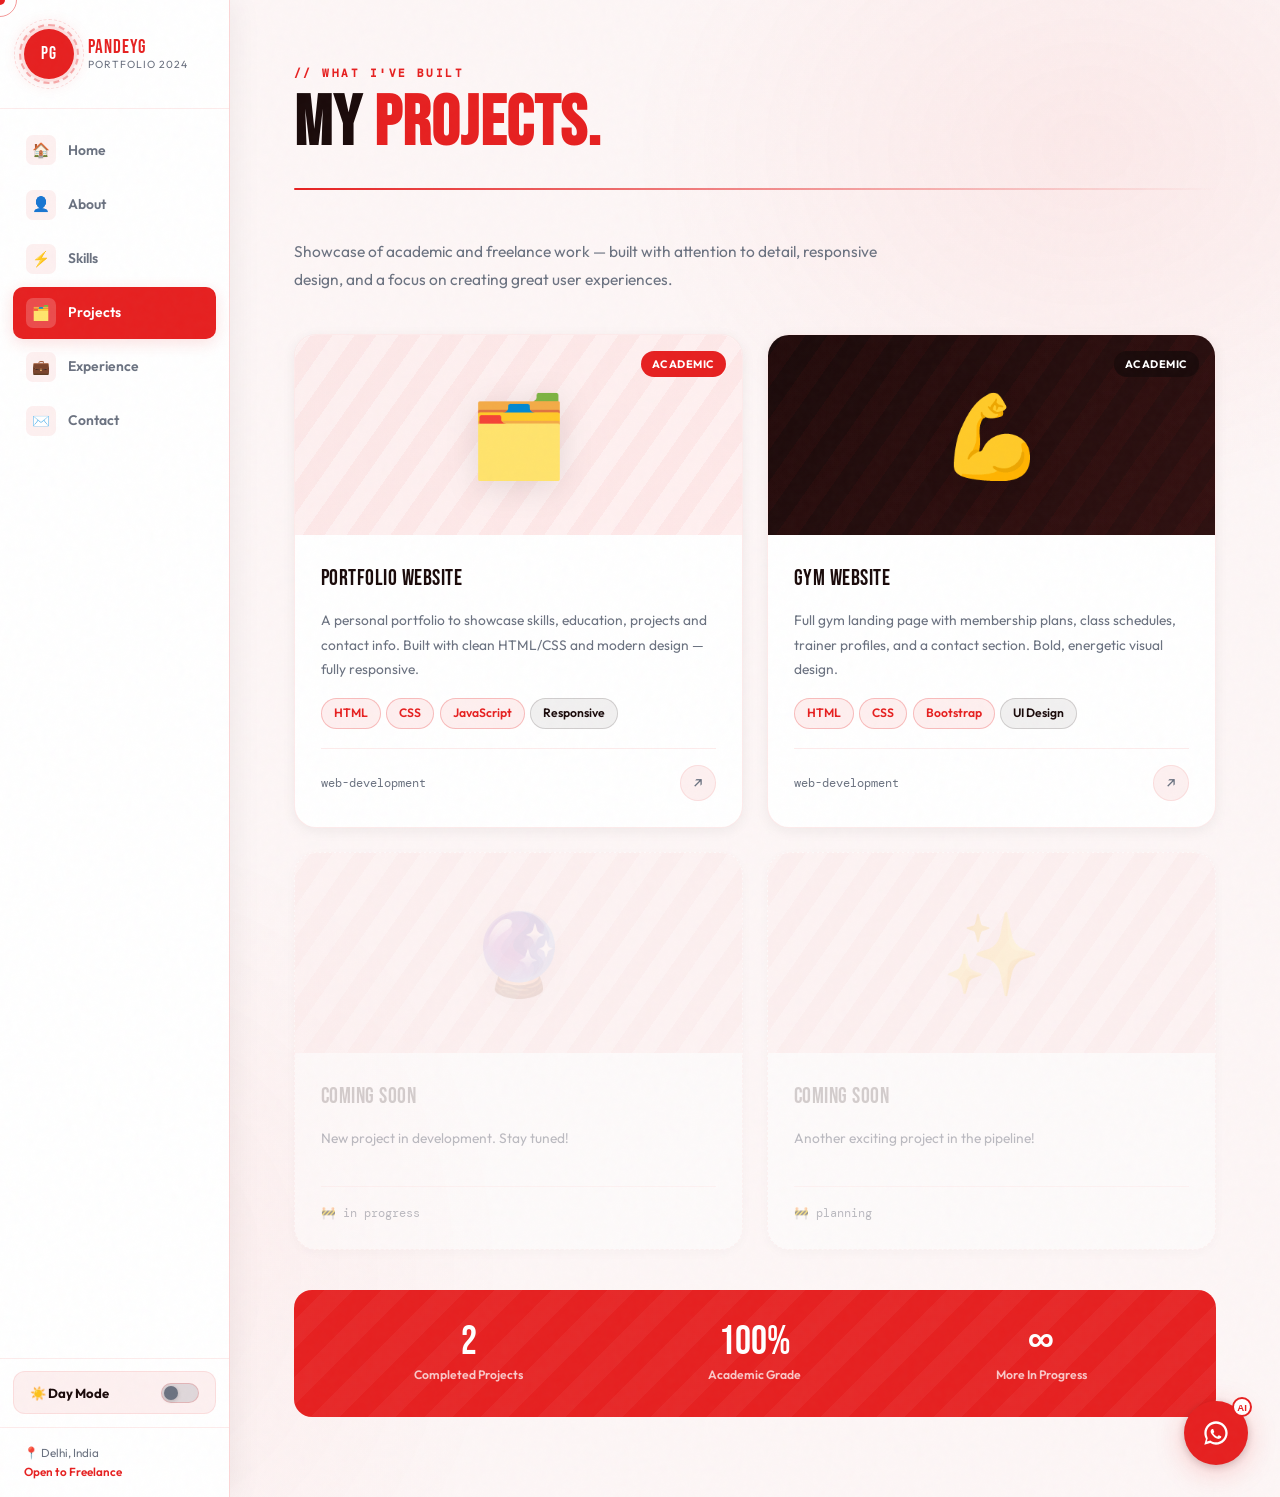
<file: projects.html>
<!DOCTYPE html>
<html lang="en">
<head>
<meta charset="UTF-8">
<meta name="viewport" content="width=device-width, initial-scale=1.0">
<title>Projects — Priyanshu Pandey</title>
<link rel="stylesheet" href="style.css">
<style>
.proj-intro{color:var(--muted);font-size:0.97rem;max-width:600px;margin-bottom:2.5rem;line-height:1.8;}
.proj-grid{display:grid;grid-template-columns:1fr 1fr;gap:1.5rem;margin-bottom:2.5rem;}
.proj-card{background:var(--card);border:1px solid var(--border-lt);border-radius:22px;overflow:hidden;transition:all 0.38s cubic-bezier(0.4,0,0.2,1);display:flex;flex-direction:column;box-shadow:0 3px 14px var(--shadow2);cursor:default;}
.proj-card:hover{transform:translateY(-9px);border-color:var(--border);box-shadow:0 22px 50px var(--shadow);}
.proj-preview{height:200px;position:relative;display:flex;align-items:center;justify-content:center;overflow:hidden;}
.prev-portfolio{background:linear-gradient(135deg,var(--cream),var(--bg2));}
.prev-gym{background:linear-gradient(135deg,#1a0a0a,#2d1010);}
.proj-preview::before{content:'';position:absolute;inset:0;background:repeating-linear-gradient(-55deg,transparent,transparent 18px,rgba(230,32,32,0.04) 18px,rgba(230,32,32,0.04) 36px);}
.proj-emoji{font-size:5rem;position:relative;z-index:1;transition:transform 0.38s cubic-bezier(0.34,1.56,0.64,1);filter:drop-shadow(0 6px 16px rgba(0,0,0,0.1));}
.proj-card:hover .proj-emoji{transform:scale(1.15) translateY(-6px);}
.proj-badge{position:absolute;top:1rem;right:1rem;background:var(--red);color:#fff;font-size:0.68rem;font-weight:700;padding:0.25rem 0.7rem;border-radius:100px;letter-spacing:0.05em;text-transform:uppercase;z-index:2;}
.proj-body{padding:1.6rem;flex:1;display:flex;flex-direction:column;}
.proj-name{font-family:'Bebas Neue',sans-serif;font-size:1.4rem;letter-spacing:0.5px;color:var(--text);margin-bottom:0.6rem;transition:color 0.25s;}
.proj-card:hover .proj-name{color:var(--red);}
.proj-desc{font-size:0.86rem;color:var(--muted);line-height:1.78;flex:1;margin-bottom:1rem;}
.proj-tags{display:flex;flex-wrap:wrap;gap:0.35rem;}
.proj-footer{display:flex;align-items:center;justify-content:space-between;margin-top:1.2rem;padding-top:1rem;border-top:1px solid var(--border-lt);}
.proj-cat{font-size:0.74rem;color:var(--muted);font-family:'DM Mono',monospace;}
.proj-arr{width:36px;height:36px;border-radius:50%;background:var(--cream);border:1px solid var(--border-lt);display:flex;align-items:center;justify-content:center;color:var(--muted);font-size:0.95rem;transition:all 0.25s;}
.proj-card:hover .proj-arr{background:var(--red);color:#fff;transform:rotate(45deg);border-color:var(--red);}
.proj-card.soon{opacity:0.45;border-style:dashed;}
.proj-card.soon:hover{transform:none;box-shadow:none;border-color:var(--border-lt);}
.proj-stats{display:grid;grid-template-columns:repeat(3,1fr);background:var(--red);border-radius:18px;padding:2rem;text-align:center;gap:1px;overflow:hidden;position:relative;}
.proj-stats::before{content:'';position:absolute;inset:0;background:repeating-linear-gradient(-45deg,transparent,transparent 20px,rgba(255,255,255,0.04) 20px,rgba(255,255,255,0.04) 40px);}
.ps-item{position:relative;z-index:1;}
.ps-num{font-family:'Bebas Neue',sans-serif;font-size:2.5rem;color:#fff;line-height:1;}
.ps-lbl{font-size:0.76rem;color:rgba(255,255,255,0.75);margin-top:0.2rem;font-weight:600;}
@media(max-width:700px){.proj-grid{grid-template-columns:1fr;}.proj-stats{grid-template-columns:1fr;gap:1.5rem;}}
</style>
</head>
<body>
<div class="cursor"></div><div class="cursor-ring"></div><div class="page-bg"></div>
<aside class="sidebar">
  <div class="sidebar-logo">
    <div class="logo-circle"><span class="logo-text-inner">PG</span></div>
    <div class="logo-wordmark"><div class="logo-name">PandeyG</div><div class="logo-tagline">Portfolio 2024</div></div>
  </div>
  <ul class="nav-menu">
    <li><a href="index.html"><span class="nav-icon">🏠</span>Home</a></li>
    <li><a href="about.html"><span class="nav-icon">👤</span>About</a></li>
    <li><a href="skills.html"><span class="nav-icon">⚡</span>Skills</a></li>
    <li><a href="projects.html"><span class="nav-icon">🗂️</span>Projects</a></li>
    <li><a href="experience.html"><span class="nav-icon">💼</span>Experience</a></li>
    <li><a href="contact.html"><span class="nav-icon">✉️</span>Contact</a></li>
  </ul>
  <div class="theme-toggle-wrap">
    <button class="theme-toggle" aria-label="Toggle theme">
      <span class="toggle-label">☀️ Day Mode</span>
      <div class="toggle-track"><div class="toggle-thumb"></div></div>
    </button>
  </div>
  <div class="sidebar-footer">📍 Delhi, India<br><span>Open to Freelance</span></div>
</aside>
<button class="hamburger"><span></span><span></span><span></span></button>
<main class="main">
  <div class="page-header">
    <div class="page-eyebrow">// What I've Built</div>
    <h1 class="page-title">My <span class="accent">Projects.</span></h1>
  </div>
  <div class="content">
    <p class="proj-intro reveal">Showcase of academic and freelance work — built with attention to detail, responsive design, and a focus on creating great user experiences.</p>
    <div class="proj-grid">
      <div class="proj-card reveal">
        <div class="proj-preview prev-portfolio"><div class="proj-emoji">🗂️</div><span class="proj-badge">Academic</span></div>
        <div class="proj-body">
          <div class="proj-name">Portfolio Website</div>
          <div class="proj-desc">A personal portfolio to showcase skills, education, projects and contact info. Built with clean HTML/CSS and modern design — fully responsive.</div>
          <div class="proj-tags"><span class="chip chip-red">HTML</span><span class="chip chip-red">CSS</span><span class="chip chip-red">JavaScript</span><span class="chip chip-dark">Responsive</span></div>
          <div class="proj-footer"><span class="proj-cat">web-development</span><div class="proj-arr">↗</div></div>
        </div>
      </div>
      <div class="proj-card reveal" data-delay="120">
        <div class="proj-preview prev-gym"><div class="proj-emoji">💪</div><span class="proj-badge" style="background:var(--text)">Academic</span></div>
        <div class="proj-body">
          <div class="proj-name">GYM Website</div>
          <div class="proj-desc">Full gym landing page with membership plans, class schedules, trainer profiles, and a contact section. Bold, energetic visual design.</div>
          <div class="proj-tags"><span class="chip chip-red">HTML</span><span class="chip chip-red">CSS</span><span class="chip chip-red">Bootstrap</span><span class="chip chip-dark">UI Design</span></div>
          <div class="proj-footer"><span class="proj-cat">web-development</span><div class="proj-arr">↗</div></div>
        </div>
      </div>
      <div class="proj-card soon reveal" data-delay="240">
        <div class="proj-preview" style="background:var(--cream)"><div class="proj-emoji" style="opacity:0.3">🔮</div></div>
        <div class="proj-body"><div class="proj-name" style="opacity:0.4">Coming Soon</div><div class="proj-desc">New project in development. Stay tuned!</div><div class="proj-footer"><span class="proj-cat">🚧 in progress</span></div></div>
      </div>
      <div class="proj-card soon reveal" data-delay="360">
        <div class="proj-preview" style="background:var(--cream)"><div class="proj-emoji" style="opacity:0.3">✨</div></div>
        <div class="proj-body"><div class="proj-name" style="opacity:0.4">Coming Soon</div><div class="proj-desc">Another exciting project in the pipeline!</div><div class="proj-footer"><span class="proj-cat">🚧 planning</span></div></div>
      </div>
    </div>
    <div class="proj-stats reveal">
      <div class="ps-item"><div class="ps-num">2</div><div class="ps-lbl">Completed Projects</div></div>
      <div class="ps-item"><div class="ps-num">100%</div><div class="ps-lbl">Academic Grade</div></div>
      <div class="ps-item"><div class="ps-num">∞</div><div class="ps-lbl">More In Progress</div></div>
    </div>
  </div>
</main>
<button class="chat-fab" id="chatFab">
  <svg viewBox="0 0 24 24"><path d="M12 2C6.48 2 2 6.48 2 12c0 1.85.5 3.58 1.37 5.07L2 22l5.09-1.35A9.92 9.92 0 0 0 12 22c5.52 0 10-4.48 10-10S17.52 2 12 2zm0 18c-1.66 0-3.21-.49-4.5-1.33l-.32-.2-3.02.8.82-2.96-.21-.33A7.95 7.95 0 0 1 4 12c0-4.41 3.59-8 8-8s8 3.59 8 8-3.59 8-8 8zm4.17-5.24c-.23-.12-1.35-.67-1.56-.74s-.36-.12-.51.12-.59.74-.72.9-.26.18-.49.06c-.23-.12-.97-.36-1.85-1.14-.68-.61-1.14-1.36-1.27-1.59s-.01-.35.1-.47c.1-.1.23-.26.34-.39s.15-.23.23-.38.04-.29-.02-.41-.51-1.22-.7-1.68-.37-.38-.51-.39-.28-.01-.43-.01-.39.06-.6.29-.78.76-.78 1.85.8 2.15.91 2.3c.12.15 1.58 2.41 3.82 3.38.53.23.95.37 1.27.47.54.17 1.03.15 1.41.09.43-.07 1.35-.55 1.54-1.08.19-.53.19-.99.13-1.08-.06-.1-.22-.16-.46-.28z"/></svg>
  <div class="fab-badge">AI</div>
</button>
<div class="chat-window" id="chatWindow">
  <div class="chat-header">
    <div class="chat-av">🤖</div>
    <div class="chat-hinfo">
      <div class="chat-hname">PandeyG Bot ✨</div>
      <div class="chat-hstatus">Online — Always here for you!</div>
    </div>
    <button class="chat-close" id="chatClose">✕</button>
  </div>
  <div class="chat-messages" id="chatMessages"></div>
  <div class="quick-replies" id="quickReplies"></div>
  <div class="chat-input-row">
    <input type="text" class="chat-input" id="chatInputField" placeholder="Ask me anything about Priyanshu... 😊" maxlength="200">
    <button class="chat-send" id="chatSendBtn">
      <svg viewBox="0 0 24 24"><path d="M2.01 21L23 12 2.01 3 2 10l15 2-15 2z"/></svg>
    </button>
  </div>
</div>
<script src="script.js"></script>
</body>
</html>
</file>
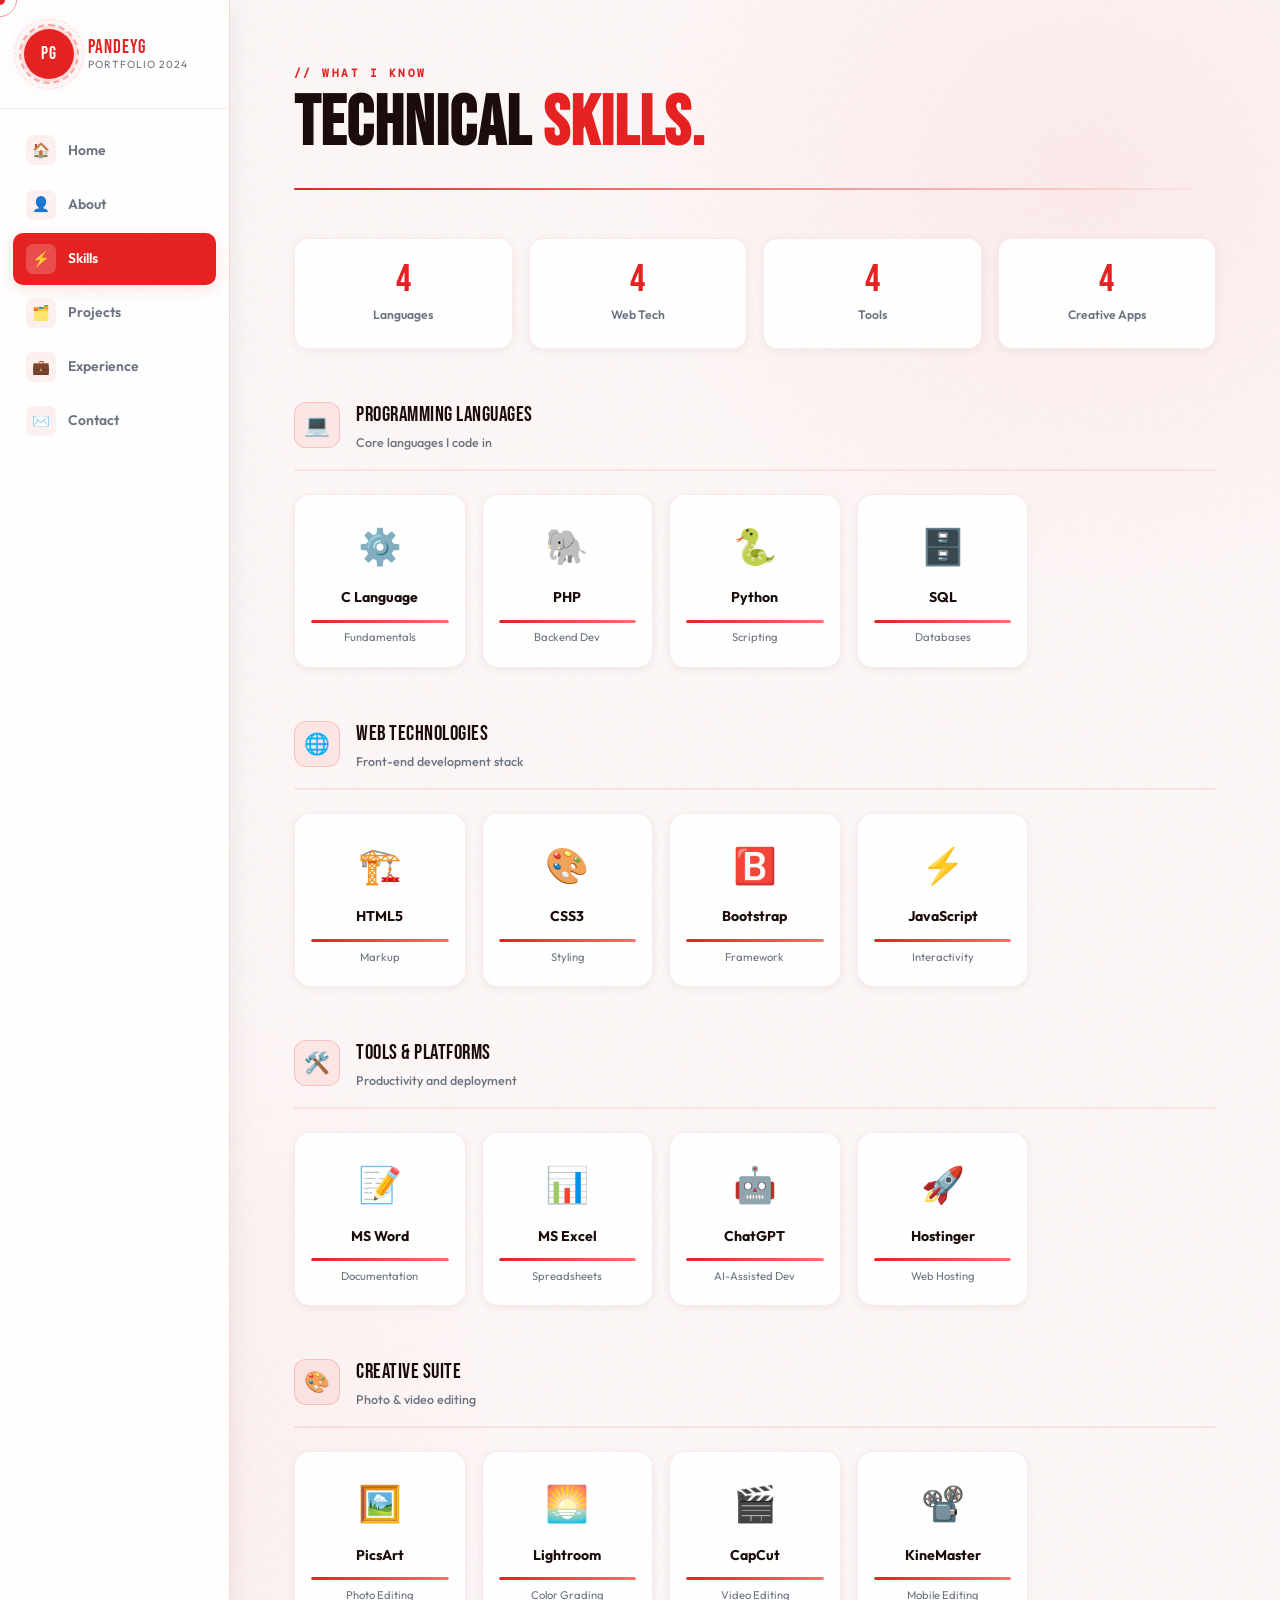
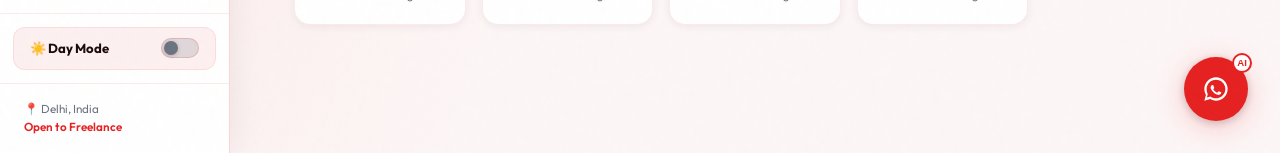
<file: skills.html>
<!DOCTYPE html>
<html lang="en">
<head>
<meta charset="UTF-8">
<meta name="viewport" content="width=device-width, initial-scale=1.0">
<title>Skills — Priyanshu Pandey</title>
<link rel="stylesheet" href="style.css">
<style>
.skills-summary{display:grid;grid-template-columns:repeat(4,1fr);gap:1rem;margin-bottom:3rem;}
.sum-box{background:var(--card);border:1px solid var(--border-lt);border-radius:14px;padding:1.4rem;text-align:center;box-shadow:0 2px 10px var(--shadow2);transition:all 0.25s;position:relative;overflow:hidden;}
.sum-box::after{content:'';position:absolute;bottom:0;left:0;right:0;height:3px;background:var(--red);transform:scaleX(0);transition:transform 0.3s;}
.sum-box:hover::after{transform:scaleX(1);}
.sum-box:hover{transform:translateY(-3px);box-shadow:0 8px 24px var(--shadow);}
.sum-num{font-family:'Bebas Neue',sans-serif;font-size:2.4rem;color:var(--red);line-height:1;}
.sum-lbl{font-size:0.76rem;color:var(--muted);font-weight:600;margin-top:0.3rem;}
.skill-cat{margin-bottom:3rem;}
.skill-cat-hdr{display:flex;align-items:center;gap:1rem;margin-bottom:1.4rem;padding-bottom:1rem;border-bottom:2px solid var(--border-lt);}
.cat-ico{width:46px;height:46px;border-radius:12px;background:var(--red-soft);border:1px solid var(--border);display:flex;align-items:center;justify-content:center;font-size:1.3rem;flex-shrink:0;}
.cat-name{font-family:'Bebas Neue',sans-serif;font-size:1.3rem;letter-spacing:0.5px;color:var(--text);}
.cat-desc{font-size:0.78rem;color:var(--muted);font-weight:500;}
.skill-grid{display:grid;grid-template-columns:repeat(auto-fill,minmax(165px,1fr));gap:1rem;}
.skill-card{background:var(--card);border:1px solid var(--border-lt);border-radius:16px;padding:1.4rem 1rem 1.2rem;text-align:center;transition:all 0.3s cubic-bezier(0.4,0,0.2,1);cursor:default;position:relative;overflow:hidden;box-shadow:0 2px 8px var(--shadow2);}
.skill-card:hover{transform:translateY(-7px) scale(1.02);border-color:var(--border);box-shadow:0 14px 36px var(--shadow);}
.sk-icon{font-size:2.2rem;display:block;margin-bottom:0.6rem;}
.sk-name{font-weight:700;font-size:0.88rem;color:var(--text);margin-bottom:0.6rem;}
.sk-bar{height:3px;border-radius:100px;background:var(--red-soft);overflow:hidden;margin-top:0.6rem;}
.sk-fill{height:100%;border-radius:100px;background:linear-gradient(90deg,var(--red),#ff6b6b);transform:scaleX(0);transform-origin:left;transition:transform 0.9s cubic-bezier(0.4,0,0.2,1) 0.2s;}
.skill-card.animate .sk-fill{transform:scaleX(1);}
.sk-sub{font-size:0.7rem;color:var(--muted);margin-top:0.35rem;}
@media(max-width:600px){.skills-summary{grid-template-columns:1fr 1fr;}}
</style>
</head>
<body>
<div class="cursor"></div><div class="cursor-ring"></div><div class="page-bg"></div>
<aside class="sidebar">
  <div class="sidebar-logo">
    <div class="logo-circle"><span class="logo-text-inner">PG</span></div>
    <div class="logo-wordmark"><div class="logo-name">PandeyG</div><div class="logo-tagline">Portfolio 2024</div></div>
  </div>
  <ul class="nav-menu">
    <li><a href="index.html"><span class="nav-icon">🏠</span>Home</a></li>
    <li><a href="about.html"><span class="nav-icon">👤</span>About</a></li>
    <li><a href="skills.html"><span class="nav-icon">⚡</span>Skills</a></li>
    <li><a href="projects.html"><span class="nav-icon">🗂️</span>Projects</a></li>
    <li><a href="experience.html"><span class="nav-icon">💼</span>Experience</a></li>
    <li><a href="contact.html"><span class="nav-icon">✉️</span>Contact</a></li>
  </ul>
  <div class="theme-toggle-wrap">
    <button class="theme-toggle" aria-label="Toggle theme">
      <span class="toggle-label">☀️ Day Mode</span>
      <div class="toggle-track"><div class="toggle-thumb"></div></div>
    </button>
  </div>
  <div class="sidebar-footer">📍 Delhi, India<br><span>Open to Freelance</span></div>
</aside>
<button class="hamburger"><span></span><span></span><span></span></button>
<main class="main">
  <div class="page-header">
    <div class="page-eyebrow">// What I Know</div>
    <h1 class="page-title">Technical <span class="accent">Skills.</span></h1>
  </div>
  <div class="content">
    <div class="skills-summary reveal">
      <div class="sum-box"><div class="sum-num">4</div><div class="sum-lbl">Languages</div></div>
      <div class="sum-box"><div class="sum-num">4</div><div class="sum-lbl">Web Tech</div></div>
      <div class="sum-box"><div class="sum-num">4</div><div class="sum-lbl">Tools</div></div>
      <div class="sum-box"><div class="sum-num">4</div><div class="sum-lbl">Creative Apps</div></div>
    </div>
    <div class="skill-cat reveal">
      <div class="skill-cat-hdr"><div class="cat-ico">💻</div><div><div class="cat-name">Programming Languages</div><div class="cat-desc">Core languages I code in</div></div></div>
      <div class="skill-grid">
        <div class="skill-card"><span class="sk-icon">⚙️</span><div class="sk-name">C Language</div><div class="sk-bar"><div class="sk-fill"></div></div><div class="sk-sub">Fundamentals</div></div>
        <div class="skill-card"><span class="sk-icon">🐘</span><div class="sk-name">PHP</div><div class="sk-bar"><div class="sk-fill"></div></div><div class="sk-sub">Backend Dev</div></div>
        <div class="skill-card"><span class="sk-icon">🐍</span><div class="sk-name">Python</div><div class="sk-bar"><div class="sk-fill"></div></div><div class="sk-sub">Scripting</div></div>
        <div class="skill-card"><span class="sk-icon">🗄️</span><div class="sk-name">SQL</div><div class="sk-bar"><div class="sk-fill"></div></div><div class="sk-sub">Databases</div></div>
      </div>
    </div>
    <div class="skill-cat reveal">
      <div class="skill-cat-hdr"><div class="cat-ico">🌐</div><div><div class="cat-name">Web Technologies</div><div class="cat-desc">Front-end development stack</div></div></div>
      <div class="skill-grid">
        <div class="skill-card"><span class="sk-icon">🏗️</span><div class="sk-name">HTML5</div><div class="sk-bar"><div class="sk-fill"></div></div><div class="sk-sub">Markup</div></div>
        <div class="skill-card"><span class="sk-icon">🎨</span><div class="sk-name">CSS3</div><div class="sk-bar"><div class="sk-fill"></div></div><div class="sk-sub">Styling</div></div>
        <div class="skill-card"><span class="sk-icon">🅱️</span><div class="sk-name">Bootstrap</div><div class="sk-bar"><div class="sk-fill"></div></div><div class="sk-sub">Framework</div></div>
        <div class="skill-card"><span class="sk-icon">⚡</span><div class="sk-name">JavaScript</div><div class="sk-bar"><div class="sk-fill"></div></div><div class="sk-sub">Interactivity</div></div>
      </div>
    </div>
    <div class="skill-cat reveal">
      <div class="skill-cat-hdr"><div class="cat-ico">🛠️</div><div><div class="cat-name">Tools &amp; Platforms</div><div class="cat-desc">Productivity and deployment</div></div></div>
      <div class="skill-grid">
        <div class="skill-card"><span class="sk-icon">📝</span><div class="sk-name">MS Word</div><div class="sk-bar"><div class="sk-fill"></div></div><div class="sk-sub">Documentation</div></div>
        <div class="skill-card"><span class="sk-icon">📊</span><div class="sk-name">MS Excel</div><div class="sk-bar"><div class="sk-fill"></div></div><div class="sk-sub">Spreadsheets</div></div>
        <div class="skill-card"><span class="sk-icon">🤖</span><div class="sk-name">ChatGPT</div><div class="sk-bar"><div class="sk-fill"></div></div><div class="sk-sub">AI-Assisted Dev</div></div>
        <div class="skill-card"><span class="sk-icon">🚀</span><div class="sk-name">Hostinger</div><div class="sk-bar"><div class="sk-fill"></div></div><div class="sk-sub">Web Hosting</div></div>
      </div>
    </div>
    <div class="skill-cat reveal">
      <div class="skill-cat-hdr"><div class="cat-ico">🎨</div><div><div class="cat-name">Creative Suite</div><div class="cat-desc">Photo &amp; video editing</div></div></div>
      <div class="skill-grid">
        <div class="skill-card"><span class="sk-icon">🖼️</span><div class="sk-name">PicsArt</div><div class="sk-bar"><div class="sk-fill"></div></div><div class="sk-sub">Photo Editing</div></div>
        <div class="skill-card"><span class="sk-icon">🌅</span><div class="sk-name">Lightroom</div><div class="sk-bar"><div class="sk-fill"></div></div><div class="sk-sub">Color Grading</div></div>
        <div class="skill-card"><span class="sk-icon">🎬</span><div class="sk-name">CapCut</div><div class="sk-bar"><div class="sk-fill"></div></div><div class="sk-sub">Video Editing</div></div>
        <div class="skill-card"><span class="sk-icon">📽️</span><div class="sk-name">KineMaster</div><div class="sk-bar"><div class="sk-fill"></div></div><div class="sk-sub">Mobile Editing</div></div>
      </div>
    </div>
  </div>
  <script>
  const so=new IntersectionObserver(entries=>{entries.forEach(e=>{if(e.isIntersecting){e.target.classList.add('animate');so.unobserve(e.target);}});},{threshold:0.15});
  document.querySelectorAll('.skill-card').forEach(c=>so.observe(c));
  </script>
</main>
<button class="chat-fab" id="chatFab">
  <svg viewBox="0 0 24 24"><path d="M12 2C6.48 2 2 6.48 2 12c0 1.85.5 3.58 1.37 5.07L2 22l5.09-1.35A9.92 9.92 0 0 0 12 22c5.52 0 10-4.48 10-10S17.52 2 12 2zm0 18c-1.66 0-3.21-.49-4.5-1.33l-.32-.2-3.02.8.82-2.96-.21-.33A7.95 7.95 0 0 1 4 12c0-4.41 3.59-8 8-8s8 3.59 8 8-3.59 8-8 8zm4.17-5.24c-.23-.12-1.35-.67-1.56-.74s-.36-.12-.51.12-.59.74-.72.9-.26.18-.49.06c-.23-.12-.97-.36-1.85-1.14-.68-.61-1.14-1.36-1.27-1.59s-.01-.35.1-.47c.1-.1.23-.26.34-.39s.15-.23.23-.38.04-.29-.02-.41-.51-1.22-.7-1.68-.37-.38-.51-.39-.28-.01-.43-.01-.39.06-.6.29-.78.76-.78 1.85.8 2.15.91 2.3c.12.15 1.58 2.41 3.82 3.38.53.23.95.37 1.27.47.54.17 1.03.15 1.41.09.43-.07 1.35-.55 1.54-1.08.19-.53.19-.99.13-1.08-.06-.1-.22-.16-.46-.28z"/></svg>
  <div class="fab-badge">AI</div>
</button>
<div class="chat-window" id="chatWindow">
  <div class="chat-header">
    <div class="chat-av">🤖</div>
    <div class="chat-hinfo">
      <div class="chat-hname">PandeyG Bot ✨</div>
      <div class="chat-hstatus">Online — Always here for you!</div>
    </div>
    <button class="chat-close" id="chatClose">✕</button>
  </div>
  <div class="chat-messages" id="chatMessages"></div>
  <div class="quick-replies" id="quickReplies"></div>
  <div class="chat-input-row">
    <input type="text" class="chat-input" id="chatInputField" placeholder="Ask me anything about Priyanshu... 😊" maxlength="200">
    <button class="chat-send" id="chatSendBtn">
      <svg viewBox="0 0 24 24"><path d="M2.01 21L23 12 2.01 3 2 10l15 2-15 2z"/></svg>
    </button>
  </div>
</div>
<script src="script.js"></script>
</body>
</html>
</file>
<file: style.css>
/* =============================================
   PRIYANSHU PANDEY — PORTFOLIO v3
   RED / WHITE / BLACK THEME  +  DAY & NIGHT
   ============================================= */

@import url('https://fonts.googleapis.com/css2?family=Bebas+Neue&family=Outfit:wght@300;400;500;600;700;800&family=DM+Mono:wght@400;500&display=swap');

/* ============ DAY THEME (default) ============ */
:root, [data-theme="day"] {
  --bg: #fdf6f6; --bg2: #fff0f0; --surface: #ffffff; --card: #ffffff; --sidebar: #ffffff;
  --red: #e62020; --red-dark: #b91515; --red-glow: rgba(230,32,32,0.22); --red-soft: rgba(230,32,32,0.07);
  --text: #1a0a0a; --text2: #4b1c1c; --muted: #6b7280;
  --border: rgba(230,32,32,0.18); --border-lt: rgba(230,32,32,0.09);
  --shadow: rgba(230,32,32,0.14); --shadow2: rgba(0,0,0,0.06);
  --input-bg: #fdf6f6; --chip-bg: rgba(230,32,32,0.07); --cream: #fdf0f0;
  --orb1: rgba(230,32,32,0.06); --orb2: rgba(230,32,32,0.04);
}

/* ============ NIGHT THEME ============ */
[data-theme="night"] {
  --bg: #0d0505; --bg2: #140808; --surface: #1a0b0b; --card: #1f0d0d; --sidebar: #160909;
  --red: #ff3b3b; --red-dark: #e62020; --red-glow: rgba(255,59,59,0.28); --red-soft: rgba(255,59,59,0.09);
  --text: #fff0f0; --text2: #ffc9c9; --muted: #9a8a8a;
  --border: rgba(255,59,59,0.2); --border-lt: rgba(255,59,59,0.1);
  --shadow: rgba(255,59,59,0.18); --shadow2: rgba(0,0,0,0.4);
  --input-bg: #1a0b0b; --chip-bg: rgba(255,59,59,0.1); --cream: #1a0d0d;
  --orb1: rgba(255,59,59,0.07); --orb2: rgba(255,59,59,0.04);
}

*, *::before, *::after { margin:0; padding:0; box-sizing:border-box; }
html { scroll-behavior:smooth; font-size:16px; }
body {
  background:var(--bg); color:var(--text);
  font-family:'Outfit',sans-serif; line-height:1.7;
  overflow-x:hidden; cursor:none;
  transition:background 0.45s ease,color 0.45s ease;
}

.cursor {
  position:fixed; width:10px; height:10px; border-radius:50%; background:var(--red);
  pointer-events:none; z-index:99999; transform:translate(-50%,-50%);
  transition:transform 0.1s,background 0.3s; mix-blend-mode:multiply;
}
[data-theme="night"] .cursor { mix-blend-mode:screen; }
.cursor-ring {
  position:fixed; width:34px; height:34px; border-radius:50%;
  border:1.5px solid rgba(230,32,32,0.45); pointer-events:none; z-index:99998;
  transform:translate(-50%,-50%); transition:width 0.3s,height 0.3s,border-color 0.3s;
}
.cursor.hover  { transform:translate(-50%,-50%) scale(2.2); }
.cursor-ring.hover { width:52px; height:52px; border-color:rgba(230,32,32,0.7); }

body::after {
  content:''; position:fixed; inset:0;
  background-image:url("data:image/svg+xml,%3Csvg viewBox='0 0 200 200' xmlns='http://www.w3.org/2000/svg'%3E%3Cfilter id='n'%3E%3CfeTurbulence type='fractalNoise' baseFrequency='0.85' numOctaves='4' stitchTiles='stitch'/%3E%3C/filter%3E%3Crect width='100%25' height='100%25' filter='url(%23n)' opacity='0.025'/%3E%3C/svg%3E");
  pointer-events:none; z-index:99997;
}
.page-bg {
  position:fixed; inset:0;
  background: radial-gradient(ellipse 60% 40% at 85% 10%,var(--orb1) 0%,transparent 60%),
              radial-gradient(ellipse 50% 50% at 10% 85%,var(--orb2) 0%,transparent 60%),var(--bg);
  pointer-events:none; z-index:0; transition:background 0.45s ease;
}

/* === SIDEBAR === */
.sidebar {
  position:fixed; left:0;top:0;bottom:0;width:230px;
  background:var(--sidebar); border-right:1px solid var(--border);
  display:flex; flex-direction:column; z-index:1000;
  transition:transform 0.38s cubic-bezier(0.4,0,0.2,1),background 0.45s ease,border-color 0.45s ease;
  box-shadow:4px 0 30px var(--shadow2);
}
.sidebar-logo { padding:1.8rem 1.5rem; border-bottom:1px solid var(--border-lt); display:flex;align-items:center;gap:0.9rem; }
.logo-circle {
  width:50px;height:50px;border-radius:50%;background:var(--red);
  display:flex;align-items:center;justify-content:center;
  position:relative;flex-shrink:0;
  box-shadow:0 0 0 3px var(--red-soft),0 0 20px var(--red-glow);
  animation:logoPulse 3s ease-in-out infinite;
}
.logo-circle::before {
  content:'';position:absolute;inset:-5px;border-radius:50%;
  border:2px dashed rgba(230,32,32,0.35);animation:logoDash 6s linear infinite;
}
.logo-circle::after {
  content:'';position:absolute;inset:-10px;border-radius:50%;
  border:1px dashed rgba(230,32,32,0.15);animation:logoDash 10s linear infinite reverse;
}
.logo-text-inner { font-family:'Bebas Neue',sans-serif;font-size:1.1rem;color:#fff;letter-spacing:1px;position:relative;z-index:1; }
@keyframes logoPulse {
  0%,100%{box-shadow:0 0 0 3px var(--red-soft),0 0 18px var(--red-glow);}
  50%{box-shadow:0 0 0 6px var(--red-soft),0 0 30px var(--red-glow),0 0 50px rgba(230,32,32,0.12);}
}
@keyframes logoDash { to{transform:rotate(360deg);} }
.logo-wordmark { line-height:1.1; }
.logo-name { font-family:'Bebas Neue',sans-serif;font-size:1.2rem;color:var(--red);letter-spacing:1px; }
.logo-tagline { font-size:0.65rem;color:var(--muted);letter-spacing:0.1em;text-transform:uppercase;margin-top:0.1rem; }

.nav-menu { list-style:none;padding:1rem 0.8rem;flex:1;display:flex;flex-direction:column;gap:0.15rem; }
.nav-menu li a {
  display:flex;align-items:center;gap:0.75rem;padding:0.68rem 0.85rem;border-radius:10px;
  text-decoration:none;color:var(--muted);font-size:0.87rem;font-weight:600;transition:all 0.22s;
}
.nav-menu li a .nav-icon {
  width:30px;height:30px;border-radius:7px;background:var(--cream);
  display:flex;align-items:center;justify-content:center;font-size:0.9rem;flex-shrink:0;transition:all 0.22s;
}
.nav-menu li a:hover { color:var(--red);background:var(--red-soft); }
.nav-menu li a:hover .nav-icon { background:rgba(230,32,32,0.12); }
.nav-menu li a.active { color:#fff;background:var(--red);box-shadow:0 4px 16px var(--shadow); }
.nav-menu li a.active .nav-icon { background:rgba(255,255,255,0.2); }

/* === THEME TOGGLE === */
.theme-toggle-wrap { padding:0.8rem 0.8rem;border-top:1px solid var(--border-lt); }
.theme-toggle {
  display:flex;align-items:center;justify-content:space-between;
  width:100%;padding:0.65rem 1rem;background:var(--cream);
  border:1.5px solid var(--border-lt);border-radius:12px;
  cursor:pointer;font-family:'Outfit',sans-serif;font-size:0.82rem;font-weight:700;
  color:var(--text);transition:all 0.25s;
}
.theme-toggle:hover { border-color:var(--red);background:var(--red-soft);color:var(--red); }
.toggle-track {
  width:38px;height:20px;border-radius:100px;
  background:rgba(107,114,128,0.2);border:1.5px solid var(--border);
  position:relative;transition:background 0.3s;flex-shrink:0;
}
[data-theme="night"] .toggle-track { background:var(--red);border-color:var(--red-dark); }
.toggle-thumb {
  position:absolute;top:2px;left:2px;width:14px;height:14px;border-radius:50%;
  background:var(--muted);transition:transform 0.3s,background 0.3s;box-shadow:0 1px 4px rgba(0,0,0,0.2);
}
[data-theme="night"] .toggle-thumb { transform:translateX(18px);background:#fff; }
.toggle-label { display:flex;align-items:center;gap:0.4rem; }

.sidebar-footer { padding:1rem 1.5rem;border-top:1px solid var(--border-lt);font-size:0.73rem;color:var(--muted);line-height:1.6; }
.sidebar-footer span { color:var(--red);font-weight:600; }

.hamburger {
  display:none;position:fixed;top:1rem;left:1rem;z-index:1001;
  background:var(--surface);border:1px solid var(--border);border-radius:10px;
  width:40px;height:40px;align-items:center;justify-content:center;
  flex-direction:column;gap:4px;cursor:pointer;box-shadow:0 2px 12px var(--shadow);
}
.hamburger span { display:block;width:18px;height:1.5px;background:var(--red);transition:all 0.3s; }

/* === MAIN === */
.main { margin-left:230px;min-height:100vh;position:relative;z-index:1; }
.page-header { padding:4rem 4rem 2rem;position:relative; }
.page-header::after { content:'';position:absolute;bottom:0;left:4rem;right:4rem;height:2px;background:linear-gradient(90deg,var(--red),transparent);border-radius:1px; }
.page-eyebrow { font-size:0.7rem;letter-spacing:0.22em;text-transform:uppercase;color:var(--red);font-weight:600;margin-bottom:0.5rem;font-family:'DM Mono',monospace; }
.page-title { font-family:'Bebas Neue',sans-serif;font-size:clamp(3rem,5.5vw,5rem);line-height:0.95;letter-spacing:1px;color:var(--text);transition:color 0.45s; }
.page-title .accent { color:var(--red); }
.content { padding:3rem 4rem 5rem; }

.card {
  background:var(--card);border:1px solid var(--border-lt);border-radius:18px;padding:2rem;
  position:relative;overflow:hidden;transition:all 0.3s;box-shadow:0 2px 12px var(--shadow2);
}
.card:hover { border-color:var(--border);transform:translateY(-4px);box-shadow:0 12px 40px var(--shadow); }
.card-accent { position:absolute;top:0;left:0;right:0;height:3px;background:linear-gradient(90deg,var(--red),#ff6b6b); }

.btn {
  display:inline-flex;align-items:center;gap:0.5rem;padding:0.75rem 1.8rem;border-radius:10px;
  font-family:'Outfit',sans-serif;font-weight:700;font-size:0.88rem;
  cursor:pointer;transition:all 0.25s;text-decoration:none;border:none;letter-spacing:0.03em;
}
.btn-primary { background:var(--red);color:#fff;box-shadow:0 4px 16px var(--shadow); }
.btn-primary:hover { background:var(--red-dark);transform:translateY(-2px);box-shadow:0 8px 28px var(--red-glow); }
.btn-outline { background:transparent;color:var(--red);border:2px solid var(--red); }
.btn-outline:hover { background:var(--red);color:#fff;transform:translateY(-2px); }

.chip { display:inline-flex;align-items:center;padding:0.28rem 0.75rem;border-radius:100px;font-size:0.76rem;font-weight:600;border:1px solid;transition:all 0.2s; }
.chip-red  { background:var(--chip-bg);border-color:rgba(230,32,32,0.25);color:var(--red); }
.chip-dark { background:rgba(26,10,10,0.06);border-color:rgba(26,10,10,0.15);color:var(--text); }
.chip-gray { background:rgba(107,114,128,0.08);border-color:rgba(107,114,128,0.2);color:var(--muted); }
.chip:hover { transform:translateY(-2px); }

.s-label { font-family:'DM Mono',monospace;font-size:0.7rem;letter-spacing:0.2em;text-transform:uppercase;color:var(--red);margin-bottom:0.4rem; }
.s-title { font-family:'Bebas Neue',sans-serif;font-size:1.8rem;letter-spacing:0.5px;margin-bottom:1.5rem;color:var(--text);transition:color 0.45s; }

.reveal { opacity:0;transform:translateY(28px);transition:opacity 0.65s ease,transform 0.65s ease; }
.reveal.visible { opacity:1;transform:translateY(0); }
.reveal-left { opacity:0;transform:translateX(-28px);transition:opacity 0.65s ease,transform 0.65s ease; }
.reveal-left.visible { opacity:1;transform:translateX(0); }
.reveal-right { opacity:0;transform:translateX(28px);transition:opacity 0.65s ease,transform 0.65s ease; }
.reveal-right.visible { opacity:1;transform:translateX(0); }
.divider { height:1px;background:var(--border-lt);margin:2.5rem 0; }

input, textarea, select {
  background:var(--input-bg);border:1.5px solid var(--border-lt);border-radius:10px;
  padding:0.8rem 1rem;color:var(--text);font-family:'Outfit',sans-serif;font-size:0.9rem;
  outline:none;transition:border-color 0.25s,box-shadow 0.25s,background 0.45s;resize:vertical;appearance:none;
}
input::placeholder,textarea::placeholder { color:rgba(107,114,128,0.5); }
input:focus,textarea:focus,select:focus { border-color:var(--red);box-shadow:0 0 0 3px rgba(230,32,32,0.08);background:var(--surface); }

/* === AI CHATBOT === */
.chat-fab {
  position:fixed;bottom:2rem;right:2rem;z-index:9990;
  width:64px;height:64px;border-radius:50%;background:var(--red);
  border:none;cursor:pointer;display:flex;align-items:center;justify-content:center;
  box-shadow:0 6px 30px var(--red-glow),0 2px 8px rgba(0,0,0,0.2);
  animation:fabPulse 3s ease-in-out infinite;transition:transform 0.25s,background 0.25s;
}
.chat-fab:hover { transform:scale(1.1);background:var(--red-dark); }
.chat-fab svg { width:28px;height:28px;fill:#fff; }
.chat-fab .fab-badge {
  position:absolute;top:-4px;right:-4px;width:20px;height:20px;border-radius:50%;
  background:#fff;border:2px solid var(--red);display:flex;align-items:center;justify-content:center;
  font-size:0.6rem;font-weight:800;color:var(--red);animation:badgeBounce 1.5s ease-in-out infinite;
}
@keyframes fabPulse {
  0%,100%{box-shadow:0 6px 30px var(--red-glow),0 2px 8px rgba(0,0,0,0.2);}
  50%{box-shadow:0 6px 40px rgba(230,32,32,0.45),0 2px 8px rgba(0,0,0,0.2),0 0 0 8px rgba(230,32,32,0.07);}
}
@keyframes badgeBounce { 0%,100%{transform:scale(1)} 50%{transform:scale(1.3)} }

.chat-window {
  position:fixed;bottom:7.5rem;right:2rem;z-index:9991;width:360px;
  background:var(--surface);border:1px solid var(--border);border-radius:24px;
  display:flex;flex-direction:column;overflow:hidden;
  box-shadow:0 24px 80px rgba(0,0,0,0.25),0 0 0 1px var(--border-lt);
  transform:scale(0.85) translateY(20px);opacity:0;pointer-events:none;
  transition:transform 0.35s cubic-bezier(0.34,1.56,0.64,1),opacity 0.3s ease;
  transform-origin:bottom right;
}
.chat-window.open { transform:scale(1) translateY(0);opacity:1;pointer-events:all; }

.chat-header {
  background:var(--red);padding:1rem 1.2rem;
  display:flex;align-items:center;gap:0.75rem;
  position:relative;overflow:hidden;flex-shrink:0;
}
.chat-header::before {
  content:'';position:absolute;inset:0;
  background:repeating-linear-gradient(-45deg,transparent,transparent 14px,rgba(255,255,255,0.05) 14px,rgba(255,255,255,0.05) 28px);
}
.chat-av {
  width:42px;height:42px;border-radius:50%;background:rgba(255,255,255,0.2);
  border:2px solid rgba(255,255,255,0.4);display:flex;align-items:center;justify-content:center;
  font-size:1.3rem;flex-shrink:0;position:relative;z-index:1;
  animation:avatarGlow 3s ease-in-out infinite;
}
@keyframes avatarGlow { 0%,100%{box-shadow:0 0 0 0 rgba(255,255,255,0.2)} 50%{box-shadow:0 0 0 6px rgba(255,255,255,0.05)} }
.chat-hinfo { position:relative;z-index:1;flex:1; }
.chat-hname { font-weight:800;font-size:0.92rem;color:#fff;font-family:'Outfit',sans-serif; }
.chat-hstatus { font-size:0.7rem;color:rgba(255,255,255,0.8);display:flex;align-items:center;gap:0.3rem;margin-top:0.1rem; }
.chat-hstatus::before { content:'';width:6px;height:6px;border-radius:50%;background:#4ade80;display:inline-block;animation:blinkDot 2s ease-in-out infinite; }
@keyframes blinkDot { 0%,100%{opacity:1} 50%{opacity:0.4} }
.chat-close {
  position:relative;z-index:1;width:28px;height:28px;border-radius:50%;
  background:rgba(255,255,255,0.2);border:none;cursor:pointer;color:#fff;
  font-size:1rem;display:flex;align-items:center;justify-content:center;transition:background 0.2s;
}
.chat-close:hover { background:rgba(255,255,255,0.35); }

.chat-messages {
  flex:1;overflow-y:auto;padding:1rem;
  display:flex;flex-direction:column;gap:0.75rem;
  max-height:340px;scroll-behavior:smooth;
}
.chat-messages::-webkit-scrollbar { width:4px; }
.chat-messages::-webkit-scrollbar-thumb { background:var(--border);border-radius:100px; }

.msg { display:flex;gap:0.5rem;align-items:flex-end;max-width:88%;animation:msgIn 0.35s cubic-bezier(0.34,1.56,0.64,1) both; }
@keyframes msgIn { from{opacity:0;transform:translateY(12px) scale(0.9)} to{opacity:1;transform:translateY(0) scale(1)} }
.msg.bot { align-self:flex-start; }
.msg.user { align-self:flex-end;flex-direction:row-reverse; }
.msg-av { width:28px;height:28px;border-radius:50%;background:var(--red);flex-shrink:0;display:flex;align-items:center;justify-content:center;font-size:0.8rem; }
.msg-bubble { padding:0.65rem 0.9rem;border-radius:16px;font-size:0.83rem;line-height:1.6;max-width:100%; }
.msg.bot .msg-bubble { background:var(--card);border:1px solid var(--border-lt);color:var(--text);border-bottom-left-radius:4px; }
.msg.user .msg-bubble { background:var(--red);color:#fff;border-bottom-right-radius:4px; }
.msg-time { font-size:0.62rem;color:var(--muted);margin-top:0.25rem; }
.msg.bot .msg-time { text-align:left; }
.msg.user .msg-time { text-align:right; }

.typing-indicator { display:flex;gap:4px;align-items:center;padding:0.65rem 0.9rem;background:var(--card);border:1px solid var(--border-lt);border-radius:16px;border-bottom-left-radius:4px;width:fit-content; }
.typing-dot { width:6px;height:6px;border-radius:50%;background:var(--muted);animation:typingDot 1.2s ease-in-out infinite; }
.typing-dot:nth-child(2) { animation-delay:0.2s; }
.typing-dot:nth-child(3) { animation-delay:0.4s; }
@keyframes typingDot { 0%,80%,100%{transform:scale(1);opacity:0.5} 40%{transform:scale(1.3);opacity:1} }

.quick-replies { display:flex;flex-wrap:wrap;gap:0.4rem;padding:0.5rem 1rem 0; }
.qr-btn {
  padding:0.35rem 0.75rem;border-radius:100px;background:var(--chip-bg);border:1px solid var(--border);
  font-size:0.73rem;font-weight:600;color:var(--red);cursor:pointer;transition:all 0.2s;font-family:'Outfit',sans-serif;
}
.qr-btn:hover { background:var(--red);color:#fff;border-color:var(--red);transform:translateY(-1px); }

.chat-input-row { padding:0.75rem;border-top:1px solid var(--border-lt);display:flex;gap:0.5rem;align-items:center;flex-shrink:0; }
.chat-input {
  flex:1;border:1.5px solid var(--border-lt);border-radius:100px;padding:0.55rem 1rem;
  font-size:0.83rem;color:var(--text);background:var(--input-bg);outline:none;
  font-family:'Outfit',sans-serif;transition:border-color 0.25s;
}
.chat-input:focus { border-color:var(--red); }
.chat-send { width:36px;height:36px;border-radius:50%;background:var(--red);border:none;cursor:pointer;display:flex;align-items:center;justify-content:center;flex-shrink:0;transition:all 0.2s; }
.chat-send:hover { background:var(--red-dark);transform:scale(1.1); }
.chat-send svg { width:16px;height:16px;fill:#fff; }

@media (max-width:900px) {
  .sidebar { transform:translateX(-100%); }
  .sidebar.open { transform:translateX(0); }
  .main { margin-left:0; }
  .hamburger { display:flex; }
  .page-header { padding:5rem 1.8rem 2rem; }
  .content { padding:2rem 1.8rem 4rem; }
  body { cursor:auto; }
  .cursor,.cursor-ring { display:none; }
  .chat-window { width:calc(100vw - 2rem);right:1rem; }
  .chat-fab { bottom:1.5rem;right:1.5rem; }
}
</file>
